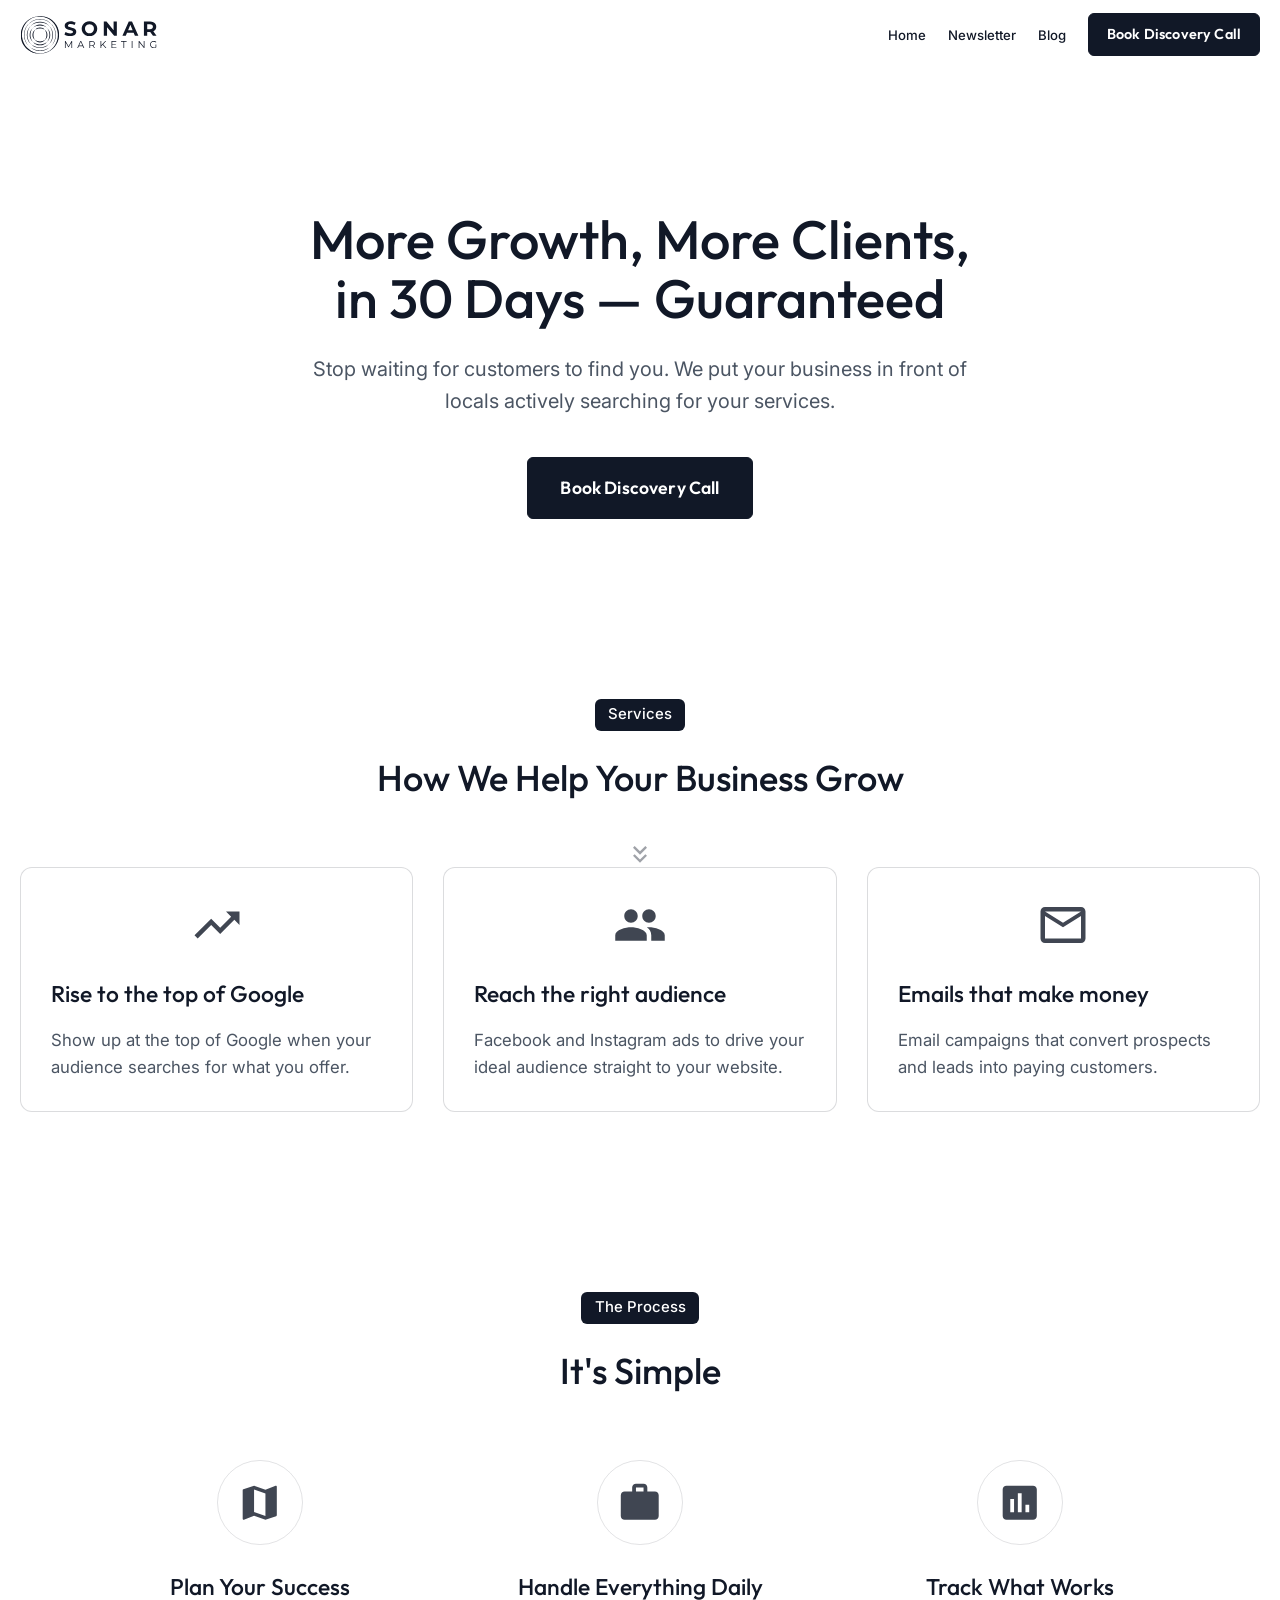
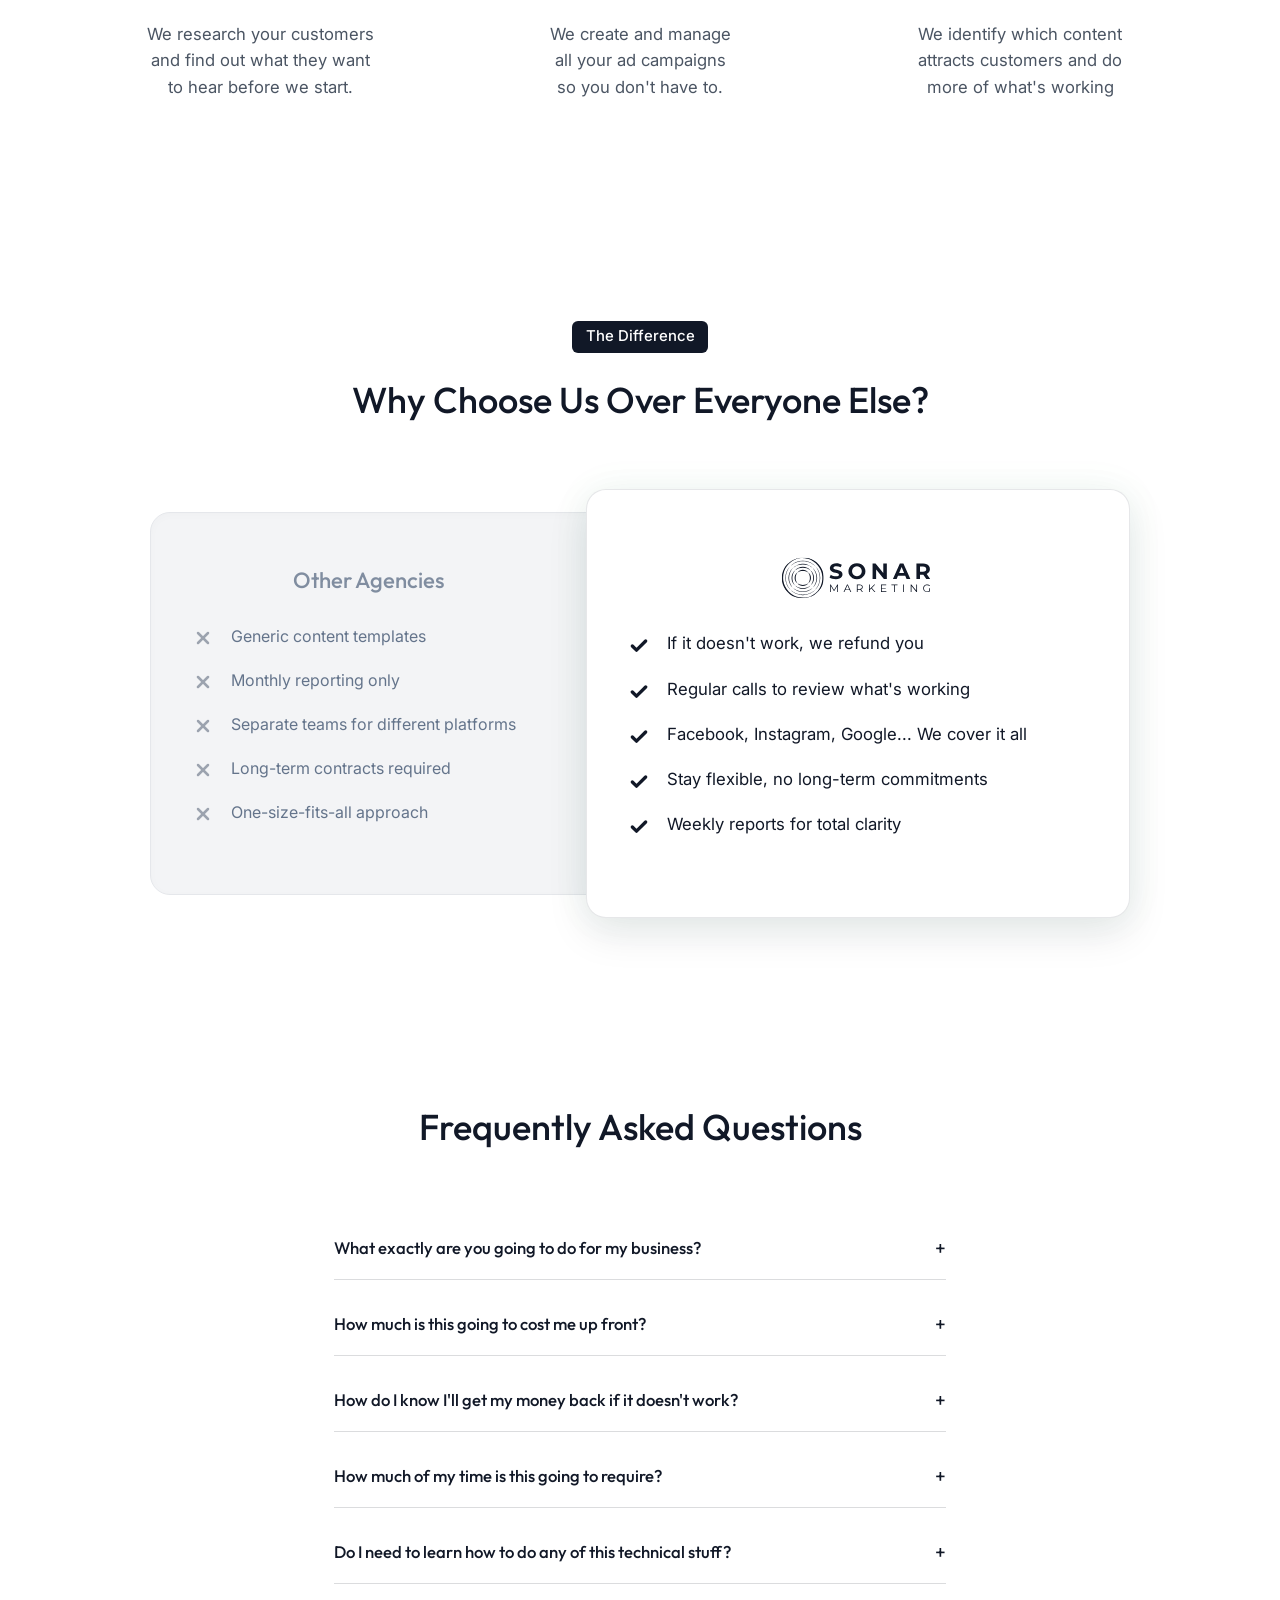
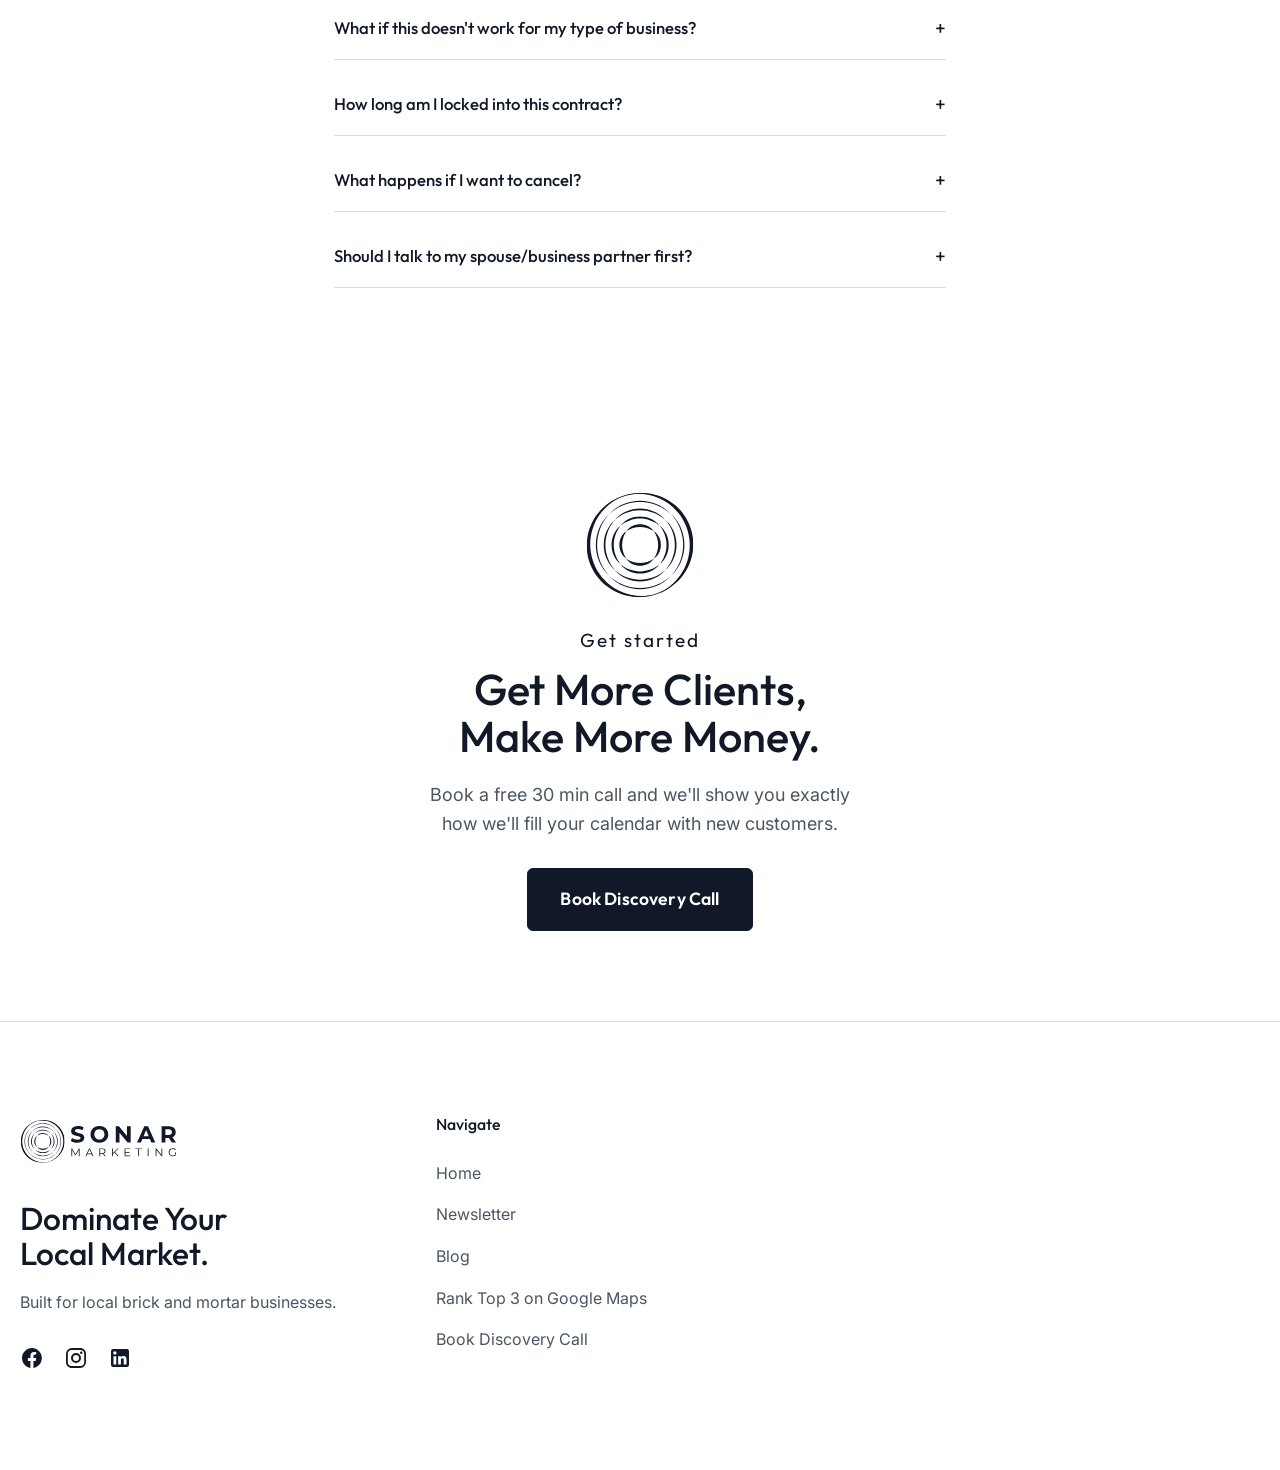
<file: index.html>
<!DOCTYPE html>
<html lang="en">

<head>
    <meta charset="UTF-8">
    <meta name="viewport" content="width=device-width, initial-scale=1.0">
    <title>Sonar Marketing | Online Marketing Agency</title>
    <meta name="description"
        content="We get local businesses ranking in the top 3 Google Maps results within 90 days - or we work for free.">
    <link rel="icon" type="image/svg+xml" href="assets/images/Sonar Icon 1.svg">
    
    
    <link
        href="https://fonts.googleapis.com/css2?family=Inter:wght@400;500;600&family=Outfit:wght@500;700;800&display=swap"
        rel="stylesheet">
    <link rel="stylesheet" href="assets/css/style.css?v=4">
</head>

<body>

    <!-- Navigation -->
    <nav class="navbar">
        <div class="container nav-container">
            <a href="#" class="logo">
                <img src="assets/images/Sonar Landscape Logo 2.svg" alt="Sonar Marketing" width="180">
            </a>
            <button class="mobile-menu-btn" aria-label="Toggle Menu">
                <span></span>
                <span></span>
                <span></span>
            </button>
            <ul class="nav-links">
                <li><a href="#">Home</a></li>
                <li><a href="newsletter">Newsletter</a></li>
                <li><a href="blog">Blog</a></li>
                <li><a href="discovery-call" class="btn btn-primary">Book Discovery Call</a></li>
            </ul>
        </div>
    </nav>

    <!-- Hero Section -->
    <header class="hero" id="home">
        <div class="hero-bg">
            <div class="ripple"></div>
            <div class="ripple"></div>
            <div class="ripple"></div>
            <div class="ripple"></div>
        </div>
        <div class="container hero-content">
            <div class="sonar-logo-container" style="margin-bottom:30px;">
                <!-- Just showing logo 1 here as brand reinforcement, optional -->
            </div>
            <h1 class="hero-title">
                More Growth, <br class="mobile-br">
                More Clients,<br>
                in 30 Days<span class="desktop-dash"> &mdash; </span><span class="mobile-dash">, </span><br class="mobile-br">
                <span class="gradient-text">Guaranteed</span>
            </h1>
            <p class="hero-subtitle">
                Stop waiting for customers to find you. We put your business in front of locals actively searching for your services.
            </p>
            <div class="hero-cta">
                <a href="discovery-call" class="btn btn-primary btn-lg">Book Discovery Call</a>
            </div>
        </div>
    </header>

    <section class="section services" id="services">
        <div class="container reveal">
            <span class="section-pill">Services</span>
            <h2 class="section-title">How We Help Your Business <span class="gradient-text">Grow</span></h2>
            <div class="grid col-3">
                <div class="card service-card">
                    <div class="card-icon">
                        <!-- Ads / Google Icon -->
                        <svg viewBox="0 0 24 24" xmlns="http://www.w3.org/2000/svg">
                            <path d="M16 6l2.29 2.29-4.88 4.88-4-4L2 16.59 3.41 18l6-6 4 4 6.3-6.29L22 12V6z" />
                        </svg>
                    </div>
                    <h3>Rise to the top of Google</h3>
                    <p>Show up at the top of Google when your audience searches for what you offer.</p>
                </div>
                <div class="card service-card">
                    <div class="card-icon">
                        <!-- Socials / Megaphone Icon -->
                        <svg viewBox="0 0 24 24" xmlns="http://www.w3.org/2000/svg">
                            <path
                                d="M16 11c1.66 0 2.99-1.34 2.99-3S17.66 5 16 5c-1.66 0-3 1.34-3 3s1.34 3 3 3zm-8 0c1.66 0 2.99-1.34 2.99-3S9.66 5 8 5C6.34 5 5 6.34 5 8s1.34 3 3 3zm0 2c-2.33 0-7 1.17-7 3.5V19h14v-2.5c0-2.33-4.67-3.5-7-3.5zm8 0c-.29 0-.62.02-.97.05 1.16.84 1.97 1.97 1.97 3.45V19h6v-2.5c0-2.33-4.67-3.5-7-3.5z" />
                        </svg>
                    </div>
                    <h3>Reach the right audience</h3>
                    <p>Facebook and Instagram ads to drive your ideal audience straight to your website.</p>
                </div>
                <div class="card service-card">
                    <div class="card-icon">
                        <svg viewBox="0 0 24 24" xmlns="http://www.w3.org/2000/svg" fill="currentColor">
                            <path d="M22 6c0-1.1-.9-2-2-2H4c-1.1 0-2 .9-2 2v12c0 1.1.9 2 2 2h16c1.1 0 2-.9 2-2V6zm-2 0l-8 5-8-5h16zm0 12H4V8l8 5 8-5v10z"/>
                        </svg>
                    </div>
                    <h3>Emails that make money</h3>
                    <p>Email campaigns that convert prospects and leads into paying customers.</p>
                </div>
            </div>
        </div>
    </section>

    <section class="section process" id="process">
        <div class="container reveal">
            <span class="section-pill">The Process</span>
            <h2 class="section-title">It's Simple</h2>
            <div class="grid col-3">
                <div class="card service-card">
                    <div class="card-icon">
                        <!-- Plan / Map Icon -->
                        <svg viewBox="0 0 24 24" xmlns="http://www.w3.org/2000/svg">
                            <path d="M20.5 3l-.16.03L15 5.1 9 3 3.36 4.9c-.21.07-.36.25-.36.48V20.5c0 .28.22.5.5.5l.16-.03L9 18.9l6 2.1 5.64-1.9c.21-.07.36-.25.36-.48V3.5c0-.28-.22-.5-.5-.5zM15 19l-6-2.11V5l6 2.11V19z" />
                        </svg>
                    </div>
                    <h3>Plan Your Success</h3>
                    <p>We research your customers <br class="desktop-br">
                        and find out what they want <br class="desktop-br">
                        to hear before we start.</p>
                </div>
                <div class="card service-card">
                    <div class="card-icon">
                        <!-- Handle Everything / Briefcase Icon -->
                        <svg viewBox="0 0 24 24" xmlns="http://www.w3.org/2000/svg">
                            <path d="M20 6h-4V4c0-1.11-.89-2-2-2h-4c-1.11 0-2 .89-2 2v2H4c-1.11 0-1.99.89-1.99 2L2 19c0 1.11.89 2 2 2h16c1.11 0 2-.89 2-2V8c0-1.11-.89-2-2-2zm-6 0h-4V4h4v2z" />
                        </svg>
                    </div>
                    <h3>Handle Everything Daily</h3>
                    <p>We create and manage <br class="desktop-br">all your ad campaigns<br>so you don't have to.</p>
                </div>
                <div class="card service-card">
                    <div class="card-icon">
                        <!-- Track / Insights Icon -->
                        <svg viewBox="0 0 24 24" xmlns="http://www.w3.org/2000/svg">
                            <path d="M19 3H5c-1.1 0-2 .9-2 2v14c0 1.1.9 2 2 2h14c1.1 0 2-.9 2-2V5c0-1.1-.9-2-2-2zM9 17H7v-7h2v7zm4 0h-2V7h2v10zm4 0h-2v-4h2v4z" />
                        </svg>
                    </div>
                    <h3>Track What Works</h3>
                    <p>We identify which content <br class="desktop-br">
                        attracts customers and do <br class="desktop-br">
                        more of what's working</p>
                </div>
            </div>
        </div>
    </section>

    <!-- The Difference Section -->
    <section class="section difference" id="difference">
        <div class="container reveal">
            <span class="section-pill">The Difference</span>
            <h2 class="section-title">Why Choose Us Over Everyone Else?</h2>
            <div class="difference-grid">
                <!-- Competitors -->
                <div class="diff-card competitors">
                    <h3>Other Agencies</h3>
                    <ul class="check-list cross-list">
                        <li>Generic content templates</li>
                        <li>Monthly reporting only</li>
                        <li>Separate teams for <br class="mobile-br">different platforms</li>
                        <li>Long-term contracts required</li>
                        <li>One-size-fits-all approach</li>
                    </ul>
                </div>
                <!-- Sonar -->
                <div class="diff-card sonar">
                    <!-- Dark Logo for this light-themed card -->
                    <img src="assets/images/Sonar Landscape Logo 2.svg" alt="Sonar Marketing" class="diff-logo"
                        width="150">
                    <ul class="check-list check-list-green">
                        <li>If it doesn't work, <br class="mobile-br">we refund you</li>
                        <li>Regular calls to review <br class="mobile-br">what's working</li>
                        <li>Facebook, Instagram, Google... <br class="mobile-br">We cover it all</li>
                        <li>Stay flexible, no long-term commitments</li>
                        <li>Weekly reports for total clarity</li>
                    </ul>
                </div>
            </div>
        </div>
    </section>

    <!-- FAQ Section -->
    <section class="section faq-section" id="faq">
        <div class="container reveal">
            <h2 class="section-title">Frequently Asked Questions</h2>
            <div class="accordion">
                <div class="accordion-item">
                    <button class="accordion-trigger">
                        What exactly are you going to do for my business?
                        <span class="icon">+</span>
                    </button>
                    <div class="accordion-content">
                        <p>We are going to build a website that converts, get visitors to see it and make sure that the people that actively reach out to you are being screened first before they reach your inbox.</p>
                    </div>
                </div>

                <div class="accordion-item">
                    <button class="accordion-trigger">
                        How much is this going to cost me up front?
                        <span class="icon">+</span>
                    </button>
                    <div class="accordion-content">
                        <p>We typically charge our clients a flat rate of $750, but the price can vary based on your needs. So if you need something that's tailored to you, jump on a call with us and we'll work something out.</p>
                    </div>
                </div>

                <div class="accordion-item">
                    <button class="accordion-trigger">
                        How do I know I'll get my money back if it doesn't work?
                        <span class="icon">+</span>
                    </button>
                    <div class="accordion-content">
                        <p>You are working with professionals that are not really too interested in getting banned by payment processors. So when you need or want a refund, you just hit us up and we'll send the money back over to you.</p>
                    </div>
                </div>

                <div class="accordion-item">
                    <button class="accordion-trigger">
                        How much of my time is this going to require?
                        <span class="icon">+</span>
                    </button>
                    <div class="accordion-content">
                        <p>Barely anything. You just do what you do best: turn phone calls into customers.</p>
                    </div>
                </div>

                <div class="accordion-item">
                    <button class="accordion-trigger">
                        Do I need to learn how to do any of this technical stuff?
                        <span class="icon">+</span>
                    </button>
                    <div class="accordion-content">
                        <p>No you absolutely don't have to do ANY of the technical. This is why we have a team of trained professionals so you don't have to lift a finger.</p>
                    </div>
                </div>

                <div class="accordion-item">
                    <button class="accordion-trigger">
                        What if this doesn't work for my type of business?
                        <span class="icon">+</span>
                    </button>
                    <div class="accordion-content">
                        <p>We make sure that we can deliver these results for your exact business because we have zero interest in refunding clients and making a bad name for ourselves, so you're in good hands.</p>
                    </div>
                </div>

                <div class="accordion-item">
                    <button class="accordion-trigger">
                        How long am I locked into this contract?
                        <span class="icon">+</span>
                    </button>
                    <div class="accordion-content">
                        <p>There is absolutely zero commitment with our offer. Our services are provided on a monthly basis, meaning you can cancel at any time. Just hit us up and we'll cancel the subscription.</p>
                    </div>
                </div>

                <div class="accordion-item">
                    <button class="accordion-trigger">
                        What happens if I want to cancel?
                        <span class="icon">+</span>
                    </button>
                    <div class="accordion-content">
                        <p>Just contact us directly and we'll make sure to handle it the same day.</p>
                    </div>
                </div>

                <div class="accordion-item">
                    <button class="accordion-trigger">
                        Should I talk to my spouse/business partner first?
                        <span class="icon">+</span>
                    </button>
                    <div class="accordion-content">
                        <p>Come on now, just fill out the form.</p>
                    </div>
                </div>
            </div>
        </div>
    </section>

    <!-- CTA Section -->
    <section class="section cta-section" id="cta">
        <div class="container reveal">
            <div class="cta-box">
                <img src="assets/images/Sonar Icon 1.svg" alt="Sonar Rings" class="cta-icon">
                <h2 class="cta-title"><span class="cta-preamble"
                        style="display: block; margin-bottom: 15px; font-weight: normal; letter-spacing: 2px;">Get
                        started</span>Get More Clients,<br>Make More Money.</h2>
                <p class="cta-subtitle" style="color: #4b5563;">Book a free 30 min call and we'll show you exactly <br class="desktop-br">how we'll fill your calendar with new customers.</p>
                <a href="discovery-call" class="btn btn-primary btn-lg">Book Discovery Call</a>
            </div>
        </div>
    </section>

    <!-- Footer -->
    <footer class="footer">
        <div class="container footer-content">
            <!-- Col 1: Brand & Socials -->
            <div class="footer-col brand-col">
                <a href="#" class="logo">
                    <img src="assets/images/Sonar Landscape Logo 2.svg" alt="Sonar Marketing" width="160"
                        class="footer-logo">
                </a>
                <h2 class="footer-headline">Dominate Your<br> Local Market.</h2>
                <p class="footer-subtext">Built for local brick and mortar businesses.</p>
                <div class="social-links">
                    <a href="https://www.facebook.com/share/1AxPhUCRR9/" aria-label="Facebook" target="_blank" rel="noopener">
                        <svg viewBox="0 0 24 24" xmlns="http://www.w3.org/2000/svg">
                            <path
                                d="M12 2.04C6.5 2.04 2 6.53 2 12.06C2 17.06 5.66 21.21 10.44 21.96V14.96H7.9V12.06H10.44V9.85C10.44 7.34 11.93 5.96 14.15 5.96C15.21 5.96 16.16 6.04 16.16 6.04V8.5H15.03C13.79 8.5 13.4 9.27 13.4 10.06V12.06H16.17L15.73 14.96H13.4V21.96C18.19 21.21 21.84 17.06 21.84 12.06C21.84 6.53 17.34 2.04 12 2.04Z" />
                        </svg>
                    </a>
                    <a href="https://www.instagram.com/sonarmarketing_" aria-label="Instagram" target="_blank" rel="noopener">
                        <svg viewBox="0 0 24 24" xmlns="http://www.w3.org/2000/svg">
                            <path
                                d="M7.8 2h8.4C19.4 2 22 4.6 22 7.8v8.4a5.8 5.8 0 0 1-5.8 5.8H7.8C4.6 22 2 19.4 2 16.2V7.8A5.8 5.8 0 0 1 7.8 2m-.2 2A3.6 3.6 0 0 0 3.8 7.6v8.8A3.6 3.6 0 0 0 7.6 20h8.8a3.6 3.6 0 0 0 3.8-3.8V7.6A3.6 3.6 0 0 0 16.4 4H7.6m9.65 1.5a1.25 1.25 0 0 1 1.25 1.25A1.25 1.25 0 0 1 17.25 8 1.25 1.25 0 0 1 16 6.75a1.25 1.25 0 0 1 1.25-1.25M12 7a5 5 0 0 1 5 5 5 5 0 0 1-5 5 5 5 0 0 1-5-5 5 5 0 0 1 5-5m0 2a3 3 0 0 0-3 3 3 3 0 0 0 3 3 3 3 0 0 0 3-3 3 3 0 0 0-3-3z" />
                        </svg>
                    </a>
                    <a href="https://www.linkedin.com/company/sonarmkt/" aria-label="LinkedIn" target="_blank" rel="noopener">
                        <svg viewBox="0 0 24 24" xmlns="http://www.w3.org/2000/svg">
                            <path
                                d="M19 3a2 2 0 0 1 2 2v14a2 2 0 0 1-2 2H5a2 2 0 0 1-2-2V5a2 2 0 0 1 2-2h14m-.5 15.5v-5.3a3.26 3.26 0 0 0-3.26-3.26c-.85 0-1.84.52-2.32 1.3v-1.11h-2.79v8.37h2.79v-4.93c0-.77.62-1.4 1.39-1.4a1.4 1.4 0 0 1 1.4 1.4v4.93h2.79M6.88 8.56a1.68 1.68 0 0 0 1.68-1.68c0-.93-.75-1.69-1.68-1.69a1.69 1.69 0 0 0-1.69 1.69c0 .93.76 1.68 1.69 1.68m1.39 9.94v-8.37H5.5v8.37h2.77z" />
                        </svg>
                    </a>

                </div>
            </div>

            <!-- Col 2: Navigate -->
            <div class="footer-col">
                <h3>Navigate</h3>
                <ul class="footer-links">
                    <li><a href="/">Home</a></li>
                    <li><a href="newsletter">Newsletter</a></li>
                    <li><a href="blog">Blog</a></li>
                    <li><a href="google-ranking">Rank Top 3 on Google Maps</a></li>
                    <li><a href="discovery-call">Book Discovery Call</a></li>
                </ul>
            </div>
        </div>
    </footer>
    <!-- Levitating Scroll Indicator -->
    <div class="scroll-indicator" aria-label="Scroll down">
        <svg viewBox="0 0 24 24" xmlns="http://www.w3.org/2000/svg">
            <path d="M7.41 8.59L12 13.17l4.59-4.58L18 10l-6 6-6-6 1.41-1.41z M7.41 15.59L12 20.17l4.59-4.58L18 17l-6 6-6-6 1.41-1.41z"/>
        </svg>
    </div>

    <script src="assets/js/script.js?v=3"></script>
</body>

</html>
</file>
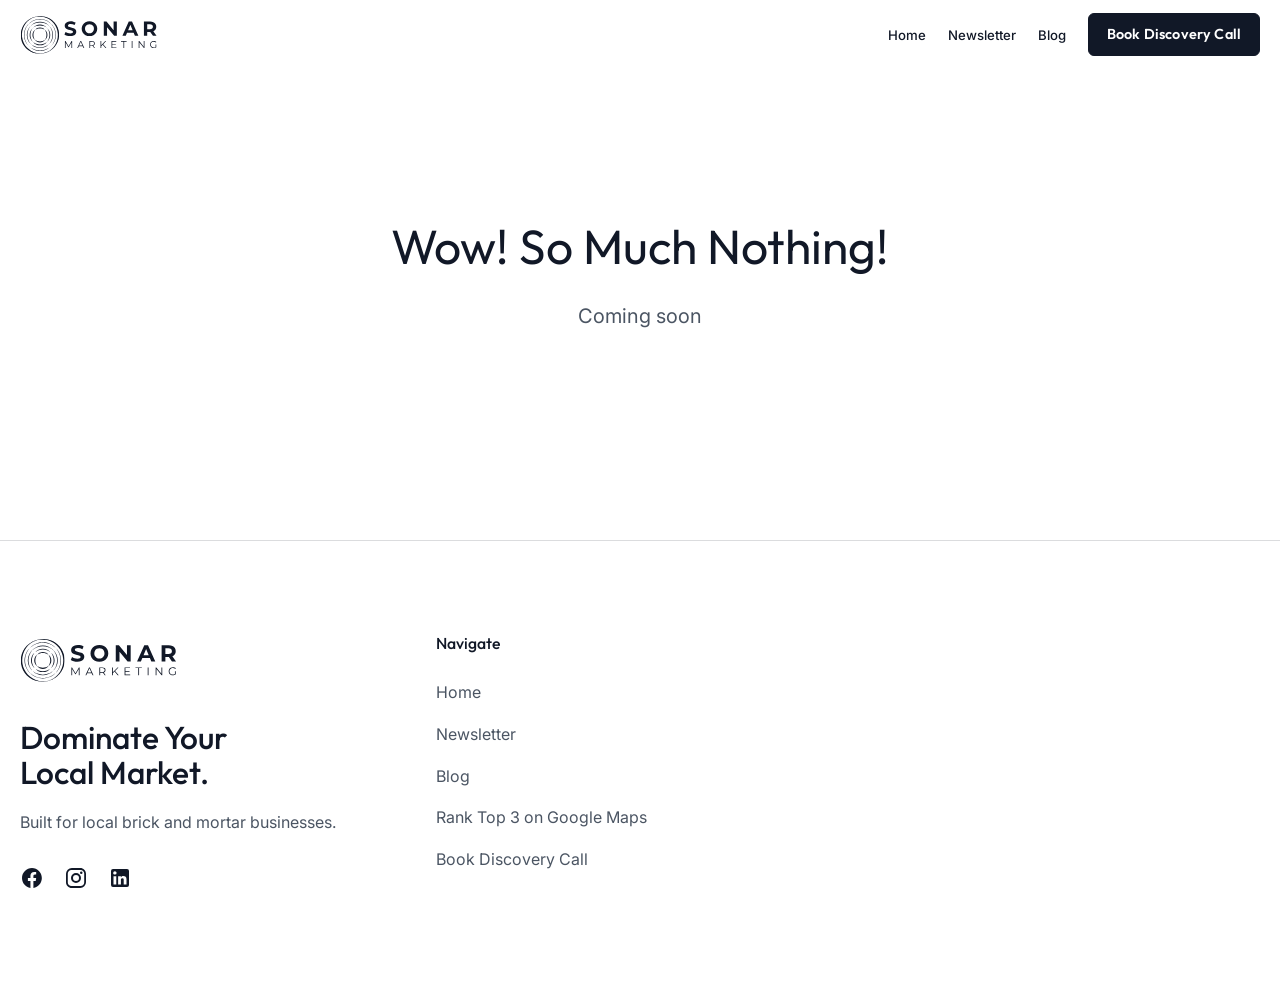
<file: blog.html>
<!DOCTYPE html>
<html lang="en">
<head>
    <meta charset="UTF-8">
    <meta name="viewport" content="width=device-width, initial-scale=1.0">
    <title>Blog | Sonar Marketing</title>
    <meta name="description" content="Insights and strategies from the Sonar Marketing team.">
    <link rel="icon" type="image/svg+xml" href="assets/images/Sonar Icon 1.svg">
    <link href="https://fonts.googleapis.com/css2?family=Inter:wght@400;500;600&family=Outfit:wght@500;700;800&display=swap" rel="stylesheet">
    <link rel="stylesheet" href="assets/css/style.css?v=8">
    <style>
        .empty-state {
            min-height: 60vh;
            display: flex;
            flex-direction: column;
            align-items: center;
            justify-content: center;
            text-align: center;
            padding: 100px 20px;
        }
        .empty-title {
            font-family: 'Outfit', sans-serif;
            font-size: 3rem;
            font-weight: 400; /* Removed bolding */
            color: #111827;
            margin-bottom: 16px;
        }
        .empty-subtitle {
            font-family: 'Inter', sans-serif;
            font-size: 1.25rem;
            color: #4b5563;
        }
    </style>
</head>
<body>
    <!-- Navigation -->
    <nav class="navbar">
        <div class="container nav-container">
            <a href="/" class="logo">
                <img src="assets/images/Sonar Landscape Logo 2.svg" alt="Sonar Marketing" width="180">
            </a>
            <button class="mobile-menu-btn" aria-label="Toggle Menu">
                <span></span>
                <span></span>
                <span></span>
            </button>
            <ul class="nav-links">
                <li><a href="/">Home</a></li>
                <li><a href="newsletter">Newsletter</a></li>
                <li><a href="blog" class="active">Blog</a></li>
                <li><a href="discovery-call" class="btn btn-primary">Book Discovery Call</a></li>
            </ul>
        </div>
    </nav>

    <main class="empty-state reveal">
        <h1 class="empty-title">Wow! So Much Nothing!</h1>
        <p class="empty-subtitle">Coming soon</p>
    </main>

    <!-- Footer -->
    <footer class="footer">
        <div class="container footer-content">
            <!-- Col 1: Brand & Socials -->
            <div class="footer-col brand-col">
                <a href="/" class="logo">
                    <img src="assets/images/Sonar Landscape Logo 2.svg" alt="Sonar Marketing" width="160"
                        class="footer-logo">
                </a>
                <h2 class="footer-headline">Dominate Your<br> Local Market.</h2>
                <p class="footer-subtext">Built for local brick and mortar businesses.</p>
                <div class="social-links">
                    <a href="https://www.facebook.com/share/1AxPhUCRR9/" aria-label="Facebook" target="_blank" rel="noopener">
                        <svg viewBox="0 0 24 24" xmlns="http://www.w3.org/2000/svg">
                            <path
                                d="M12 2.04C6.5 2.04 2 6.53 2 12.06C2 17.06 5.66 21.21 10.44 21.96V14.96H7.9V12.06H10.44V9.85C10.44 7.34 11.93 5.96 14.15 5.96C15.21 5.96 16.16 6.04 16.16 6.04V8.5H15.03C13.79 8.5 13.4 9.27 13.4 10.06V12.06H16.17L15.73 14.96H13.4V21.96C18.19 21.21 21.84 17.06 21.84 12.06C21.84 6.53 17.34 2.04 12 2.04Z" />
                        </svg>
                    </a>
                    <a href="https://www.instagram.com/sonarmarketing_" aria-label="Instagram" target="_blank" rel="noopener">
                        <svg viewBox="0 0 24 24" xmlns="http://www.w3.org/2000/svg">
                            <path
                                d="M7.8 2h8.4C19.4 2 22 4.6 22 7.8v8.4a5.8 5.8 0 0 1-5.8 5.8H7.8C4.6 22 2 19.4 2 16.2V7.8A5.8 5.8 0 0 1 7.8 2m-.2 2A3.6 3.6 0 0 0 3.8 7.6v8.8A3.6 3.6 0 0 0 7.6 20h8.8a3.6 3.6 0 0 0 3.8-3.8V7.6A3.6 3.6 0 0 0 16.4 4H7.6m9.65 1.5a1.25 1.25 0 0 1 1.25 1.25A1.25 1.25 0 0 1 17.25 8 1.25 1.25 0 0 1 16 6.75a1.25 1.25 0 0 1 1.25-1.25M12 7a5 5 0 0 1 5 5 5 5 0 0 1-5 5 5 5 0 0 1-5-5 5 5 0 0 1 5-5m0 2a3 3 0 0 0-3 3 3 3 0 0 0 3 3 3 3 0 0 0 3-3 3 3 0 0 0-3-3z" />
                        </svg>
                    </a>
                    <a href="https://www.linkedin.com/company/sonarmkt/" aria-label="LinkedIn" target="_blank" rel="noopener">
                        <svg viewBox="0 0 24 24" xmlns="http://www.w3.org/2000/svg">
                            <path
                                d="M19 3a2 2 0 0 1 2 2v14a2 2 0 0 1-2 2H5a2 2 0 0 1-2-2V5a2 2 0 0 1 2-2h14m-.5 15.5v-5.3a3.26 3.26 0 0 0-3.26-3.26c-.85 0-1.84.52-2.32 1.3v-1.11h-2.79v8.37h2.79v-4.93c0-.77.62-1.4 1.39-1.4a1.4 1.4 0 0 1 1.4 1.4v4.93h2.79M6.88 8.56a1.68 1.68 0 0 0 1.68-1.68c0-.93-.75-1.69-1.68-1.69a1.69 1.69 0 0 0-1.69 1.69c0 .93.76 1.68 1.69 1.68m1.39 9.94v-8.37H5.5v8.37h2.77z" />
                        </svg>
                    </a>
                </div>
            </div>

            <!-- Col 2: Navigate -->
            <div class="footer-col">
                <h3>Navigate</h3>
                <ul class="footer-links">
                    <li><a href="/">Home</a></li>
                    <li><a href="newsletter">Newsletter</a></li>
                    <li><a href="blog">Blog</a></li>
                    <li><a href="google-ranking">Rank Top 3 on Google Maps</a></li>
                    <li><a href="discovery-call">Book Discovery Call</a></li>
                </ul>
            </div>
        </div>
    </footer>

    <script src="assets/js/script.js?v=4"></script>
</body>
</html>
</file>
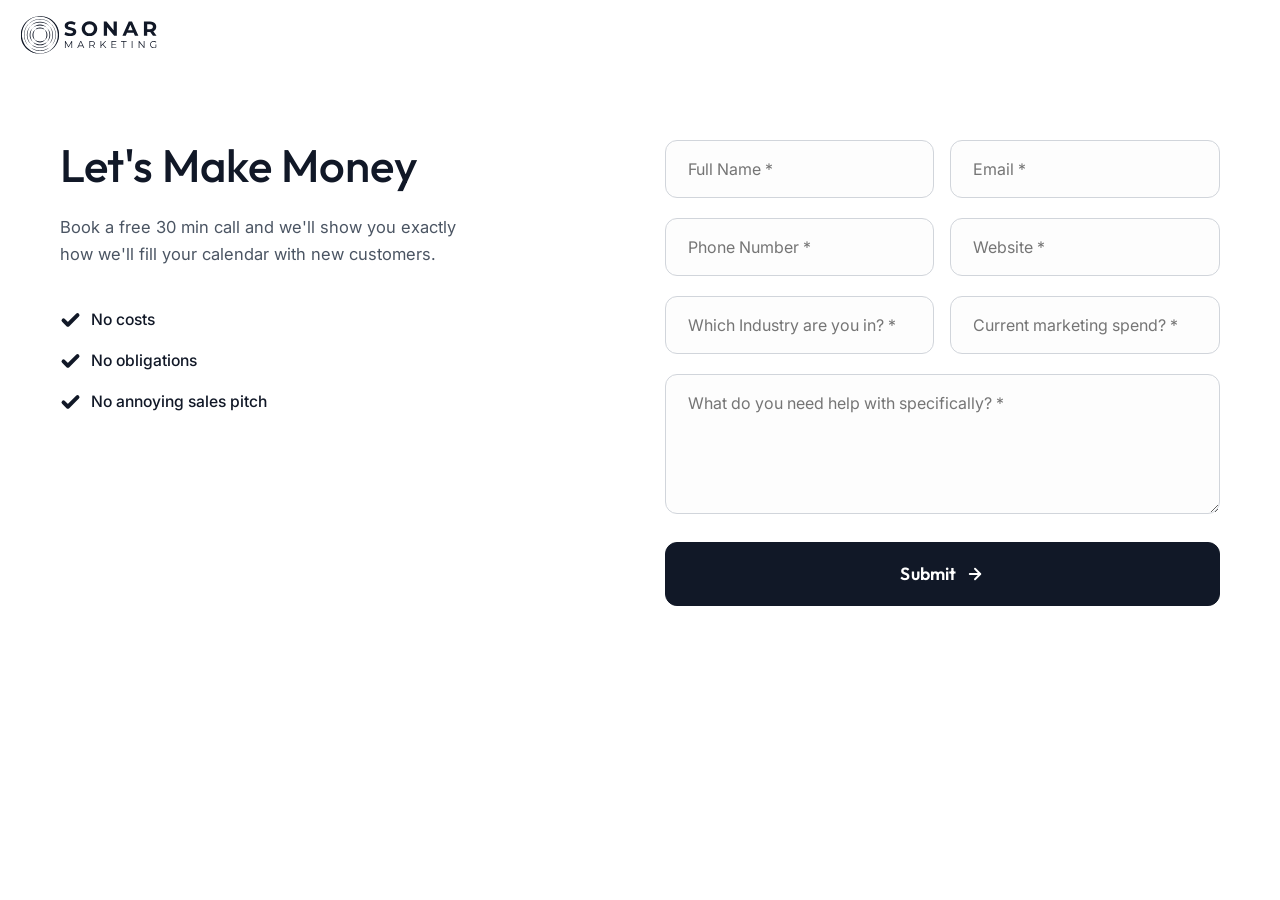
<file: book-discovery.html>
<!DOCTYPE html>
<html lang="en">

<head>
    <meta charset="UTF-8">
    <meta name="viewport" content="width=device-width, initial-scale=1.0">
    <title>Book Discovery Call | Sonar Marketing</title>
    <meta name="description"
        content="Request a custom discovery talk with Sonar Marketing.">
    <link rel="icon" type="image/svg+xml" href="assets/images/Sonar Icon 1.svg">
    
    <link href="https://fonts.googleapis.com/css2?family=Inter:wght@400;500;600&family=Outfit:wght@500;700;800&display=swap" rel="stylesheet">
    <link rel="stylesheet" href="assets/css/style.css?v=8">

    <style>
        /* Two-Column Layout */
        .split-booking-section {
            display: grid;
            grid-template-columns: 1fr 1.1fr;
            background: #ffffff;
            padding: 140px 20px 0; /* Removed bottom padding */
            gap: 100px;
            max-width: 1200px;
            margin: 0 auto;
            align-items: start;
        }

        /* Left Side Content */
        .booking-content {
            padding-top: 0;
        }

        .booking-heading {
            font-family: 'Outfit', sans-serif;
            font-size: 2.85rem;
            font-weight: 500;
            line-height: 1.1;
            margin-bottom: 24px;
            color: #111827;
            white-space: nowrap;
        }

        .booking-subtext {
            font-family: 'Inter', sans-serif;
            font-size: 1.035rem; /* Reduced 10% from 1.15rem to match across-the-board */
            line-height: 1.6;
            color: #4b5563; /* Matched to Gray */
            margin-bottom: 40px;
        }

        .benefits-list {
            list-style: none;
            padding: 0;
            display: flex;
            flex-direction: column;
            gap: 16px;
        }

        .benefit-item {
            display: flex;
            align-items: center;
            gap: 10px;
            font-family: 'Inter', sans-serif;
            font-size: 0.982rem;
            font-weight: 500;
            color: #111827;
        }

        .tick-icon {
            color: #111827;
            display: flex;
            align-items: center;
            justify-content: center;
            width: 21px;
            height: 21px;
        }

        /* Right Side Form */
        .naked-form-container {
            width: 100%;
            max-width: 605px;
        }

        .modern-form {
            display: flex;
            flex-direction: column;
            gap: 20px;
        }

        .modern-row {
            display: grid;
            grid-template-columns: 1fr 1fr;
            gap: 16px;
        }

        .input-wrapper {
            position: relative;
            width: 100%;
        }

        .modern-input {
            width: 100%;
            padding: 18px 22px;
            background: #fdfdfd;
            border: 1.1px solid #d1d5db;
            border-radius: 12px;
            font-family: 'Inter', sans-serif;
            font-size: 1rem;
            color: #111827;
            transition: all 0.3s ease;
            outline: none;
        }

        .modern-input:focus {
            background: #ffffff;
            border-color: #111827;
            box-shadow: 0 0 0 3px rgba(17, 24, 39, 0.05);
        }

        .modern-textarea {
            min-height: 140px;
            resize: vertical;
        }

        @media (max-width: 1024px) {
            .split-booking-section {
                grid-template-columns: 1fr;
                padding: 30vh 20px 0;
                gap: 60px;
            }
        }

        @media (max-width: 640px) {
            .split-booking-section {
                padding: 30vh 20px 0; /* Maintained 30vh on mobile */
            }
            .modern-row {
                grid-template-columns: 1fr;
            }
        }
    </style>
</head>

<body>

    <!-- Logo Only Navigation -->
    <nav class="navbar" style="background: transparent; backdrop-filter: none; box-shadow: none; border: none;">
        <div class="container nav-container" style="justify-content: flex-start;">
            <a href="index.html" class="logo">
                <img src="assets/images/Sonar Landscape Logo 2.svg" alt="Sonar Marketing" width="180">
            </a>
        </div>
    </nav>

    <main class="split-booking-section">
        <!-- Left Content -->
        <div class="booking-content reveal">
            <h1 class="booking-heading">Let's Make Money</h1>
            <p class="booking-subtext">
                Book a free 30 min call and we'll show you exactly<br>
                how we'll fill your calendar with new customers.
            </p>
            
            <ul class="benefits-list">
                <li class="benefit-item">
                    <span class="tick-icon">
                        <svg width="21" height="21" viewBox="0 0 24 24" fill="none" stroke="currentColor" stroke-width="4.5" stroke-linecap="round" stroke-linejoin="round"><polyline points="20 7 9 18 4 13"></polyline></svg>
                    </span>
                    No costs
                </li>
                <li class="benefit-item">
                    <span class="tick-icon">
                        <svg width="21" height="21" viewBox="0 0 24 24" fill="none" stroke="currentColor" stroke-width="4.5" stroke-linecap="round" stroke-linejoin="round"><polyline points="20 7 9 18 4 13"></polyline></svg>
                    </span>
                    No obligations
                </li>
                <li class="benefit-item">
                    <span class="tick-icon">
                        <svg width="21" height="21" viewBox="0 0 24 24" fill="none" stroke="currentColor" stroke-width="4.5" stroke-linecap="round" stroke-linejoin="round"><polyline points="20 7 9 18 4 13"></polyline></svg>
                    </span>
                    No annoying sales pitch
                </li>
            </ul>
        </div>

        <!-- Right Form -->
        <div class="naked-form-container reveal">
            <form action="https://submit-form.com/ntZHCpg3W" method="POST" id="analysis-form" class="modern-form">
                <!-- Formspark Redirect & Honeypot -->
                <input type="hidden" name="_next" value="https://sonarmarketing.io/index.html" />
                <input type="text" name="_gotcha" style="display:none" />

                <!-- Group 1: Identity & Contact -->
                <div class="modern-row">
                    <div class="input-wrapper">
                        <input type="text" name="full-name" class="modern-input" placeholder="Full Name *" required>
                    </div>
                    <div class="input-wrapper">
                        <input type="email" name="email" class="modern-input" placeholder="Email *" required>
                    </div>
                </div>

                <!-- Group 2: Reach & Context -->
                <div class="modern-row">
                    <div class="input-wrapper">
                        <input type="tel" name="phone" class="modern-input" placeholder="Phone Number *" required>
                    </div>
                    <div class="input-wrapper">
                        <input type="url" name="website" class="modern-input" placeholder="Website *" required>
                    </div>
                </div>

                <!-- Group 3: Business Qualifiers -->
                <div class="modern-row">
                    <div class="input-wrapper">
                        <input type="text" name="industry" class="modern-input" placeholder="Which Industry are you in? *" required>
                    </div>
                    <div class="input-wrapper">
                        <input type="text" name="spend" class="modern-input" placeholder="Current marketing spend? *" required>
                    </div>
                </div>

                <!-- Group 4: Description -->
                <div class="input-wrapper">
                    <textarea name="help-specifically" class="modern-input modern-textarea" placeholder="What do you need help with specifically? *" required></textarea>
                </div>

                <!-- Submit Action -->
                <button type="submit" class="btn btn-primary full-width" style="height: 64px; border-radius: 12px;">
                    Submit
                    <svg width="18" height="18" viewBox="0 0 24 24" fill="none" stroke="currentColor" stroke-width="2.5" stroke-linecap="round" stroke-linejoin="round">
                        <line x1="5" y1="12" x2="19" y2="12"></line>
                        <polyline points="12 5 19 12 12 19"></polyline>
                    </svg>
                </button>
            </form>
        </div>
    </main>

    <script src="assets/js/script.js?v=4"></script>
</body>

</html>
</file>
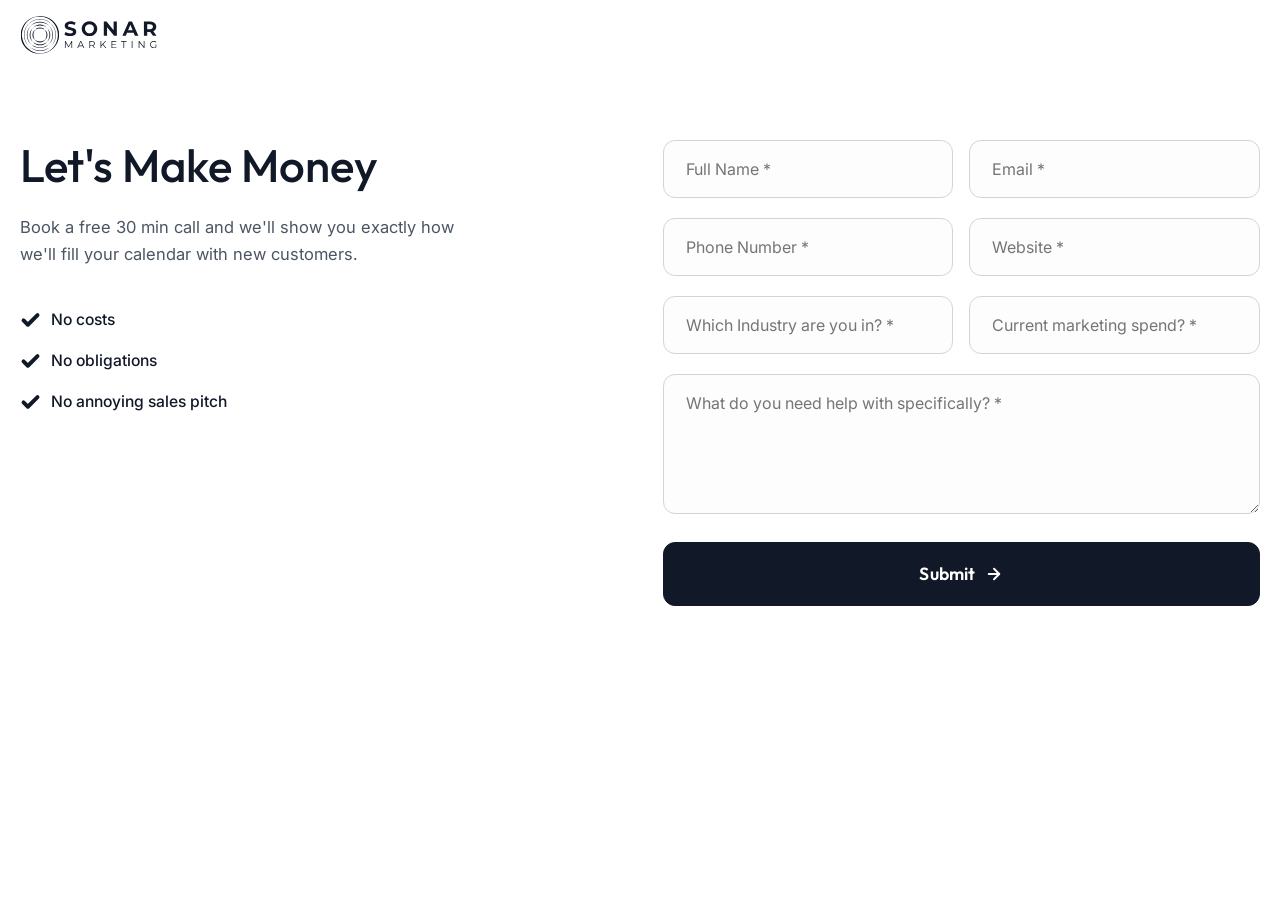
<file: discovery-call.html>
<!DOCTYPE html>
<html lang="en">

<head>
    <meta charset="UTF-8">
    <meta name="viewport" content="width=device-width, initial-scale=1.0">
    <title>Book Discovery Call | Sonar Marketing</title>
    <meta name="description"
        content="Request a custom discovery talk with Sonar Marketing.">
    <link rel="icon" type="image/svg+xml" href="assets/images/Sonar Icon 1.svg">
    
    <link href="https://fonts.googleapis.com/css2?family=Inter:wght@400;500;600&family=Outfit:wght@500;700;800&display=swap" rel="stylesheet">
    <link rel="stylesheet" href="assets/css/style.css?v=8">

    <style>
        /* Two-Column Layout */
        .split-booking-section {
            display: grid;
            grid-template-columns: 1fr 1.1fr;
            background: #ffffff;
            padding: 140px 20px 0; /* Removed bottom padding */
            gap: 100px;
            max-width: 1311px;
            margin: 0 auto;
            align-items: start;
        }

        /* Left Side Content */
        .booking-content {
            padding-top: 0;
        }

        .booking-heading {
            font-family: 'Outfit', sans-serif;
            font-size: 2.85rem;
            font-weight: 500;
            line-height: 1.1;
            margin-bottom: 24px;
            color: #111827;
            white-space: nowrap;
        }

        .booking-subtext {
            font-family: 'Inter', sans-serif;
            font-size: 1.035rem; /* Reduced 10% from 1.15rem to match across-the-board */
            line-height: 1.6;
            color: #4b5563; /* Matched to Gray */
            margin-bottom: 40px;
        }

        .benefits-list {
            list-style: none;
            padding: 0;
            display: flex;
            flex-direction: column;
            gap: 16px;
        }

        .benefit-item {
            display: flex;
            align-items: center;
            gap: 10px;
            font-family: 'Inter', sans-serif;
            font-size: 0.982rem;
            font-weight: 500;
            color: #111827;
        }

        .tick-icon {
            color: #111827;
            display: flex;
            align-items: center;
            justify-content: center;
            width: 21px;
            height: 21px;
        }

        /* Right Side Form */
        .naked-form-container {
            width: 100%;
            max-width: 605px;
        }

        .modern-form {
            display: flex;
            flex-direction: column;
            gap: 20px;
        }

        .modern-row {
            display: grid;
            grid-template-columns: 1fr 1fr;
            gap: 16px;
        }

        .input-wrapper {
            position: relative;
            width: 100%;
        }

        .modern-input {
            width: 100%;
            padding: 18px 22px;
            background: #fdfdfd;
            border: 1.1px solid #d1d5db;
            border-radius: 12px;
            font-family: 'Inter', sans-serif;
            font-size: 1rem;
            color: #111827;
            transition: all 0.3s ease;
            outline: none;
        }

        .modern-input:focus {
            background: #ffffff;
            border-color: #111827;
            box-shadow: 0 0 0 3px rgba(17, 24, 39, 0.05);
        }

        .modern-textarea {
            min-height: 140px;
            resize: vertical;
        }

        @media (max-width: 1024px) {
            .split-booking-section {
                grid-template-columns: 1fr;
                padding: 15vh 22px 60px;
                gap: 60px;
            }
            .booking-heading {
                white-space: normal;
                text-align: left;
            }
            .booking-subtext {
                font-size: 0.931rem;
                text-align: left;
            }
            .booking-heading br,
            .booking-subtext br {
                display: none;
            }
        }

            @media (max-width: 640px) {
            .split-booking-section {
                padding: 15vh 22px 60px;
            }
            .modern-row {
                grid-template-columns: 1fr;
            }
        }
    </style>
</head>

<body>

    <!-- Logo Only Navigation -->
    <nav class="navbar" style="background: transparent; backdrop-filter: none; box-shadow: none; border: none;">
        <div class="container nav-container" style="justify-content: flex-start;">
            <a href="/" class="logo">
                <img src="assets/images/Sonar Landscape Logo 2.svg" alt="Sonar Marketing" width="180">
            </a>
        </div>
    </nav>

    <main class="split-booking-section">
        <!-- Left Content -->
        <div class="booking-content reveal">
            <h1 class="booking-heading">Let's Make Money</h1>
            <p class="booking-subtext">
                Book a free 30 min call and we'll show you exactly how<br>
                we'll fill your calendar with new customers.
            </p>
            
            <ul class="benefits-list">
                <li class="benefit-item">
                    <span class="tick-icon">
                        <svg width="21" height="21" viewBox="0 0 24 24" fill="none" stroke="currentColor" stroke-width="4.5" stroke-linecap="round" stroke-linejoin="round"><polyline points="20 7 9 18 4 13"></polyline></svg>
                    </span>
                    No costs
                </li>
                <li class="benefit-item">
                    <span class="tick-icon">
                        <svg width="21" height="21" viewBox="0 0 24 24" fill="none" stroke="currentColor" stroke-width="4.5" stroke-linecap="round" stroke-linejoin="round"><polyline points="20 7 9 18 4 13"></polyline></svg>
                    </span>
                    No obligations
                </li>
                <li class="benefit-item">
                    <span class="tick-icon">
                        <svg width="21" height="21" viewBox="0 0 24 24" fill="none" stroke="currentColor" stroke-width="4.5" stroke-linecap="round" stroke-linejoin="round"><polyline points="20 7 9 18 4 13"></polyline></svg>
                    </span>
                    No annoying sales pitch
                </li>
            </ul>
        </div>

        <!-- Right Form -->
        <div class="naked-form-container reveal">
            <form action="https://submit-form.com/ntZHCpg3W" method="POST" id="analysis-form" class="modern-form">
                <!-- Formspark Redirect & Honeypot -->
                                <input type="hidden" name="_next" value="https://www.sonarmkt.com/thank-you" />
                <input type="text" name="_gotcha" style="display:none" />

                <!-- Group 1: Identity & Contact -->
                <div class="modern-row">
                    <div class="input-wrapper">
                        <input type="text" name="full-name" class="modern-input" placeholder="Full Name *" required>
                    </div>
                    <div class="input-wrapper">
                        <input type="email" name="email" class="modern-input" placeholder="Email *" required>
                    </div>
                </div>

                <!-- Group 2: Reach & Context -->
                <div class="modern-row">
                    <div class="input-wrapper">
                        <input type="tel" name="phone" class="modern-input" placeholder="Phone Number *" required>
                    </div>
                    <div class="input-wrapper">
                        <input type="url" name="website" class="modern-input" placeholder="Website *" required>
                    </div>
                </div>

                <!-- Group 3: Business Qualifiers -->
                <div class="modern-row">
                    <div class="input-wrapper">
                        <input type="text" name="industry" class="modern-input" placeholder="Which Industry are you in? *" required>
                    </div>
                    <div class="input-wrapper">
                        <input type="text" name="spend" class="modern-input" placeholder="Current marketing spend? *" required>
                    </div>
                </div>

                <!-- Group 4: Description -->
                <div class="input-wrapper">
                    <textarea name="help-specifically" class="modern-input modern-textarea" placeholder="What do you need help with specifically? *" required></textarea>
                </div>

                <!-- Submit Action -->
                <button type="submit" class="btn btn-primary full-width" style="height: 64px; border-radius: 12px;">
                    Submit
                    <svg width="18" height="18" viewBox="0 0 24 24" fill="none" stroke="currentColor" stroke-width="2.5" stroke-linecap="round" stroke-linejoin="round">
                        <line x1="5" y1="12" x2="19" y2="12"></line>
                        <polyline points="12 5 19 12 12 19"></polyline>
                    </svg>
                </button>
            </form>
        </div>
    </main>

    <script src="assets/js/script.js?v=4"></script>
</body>

</html>
</file>
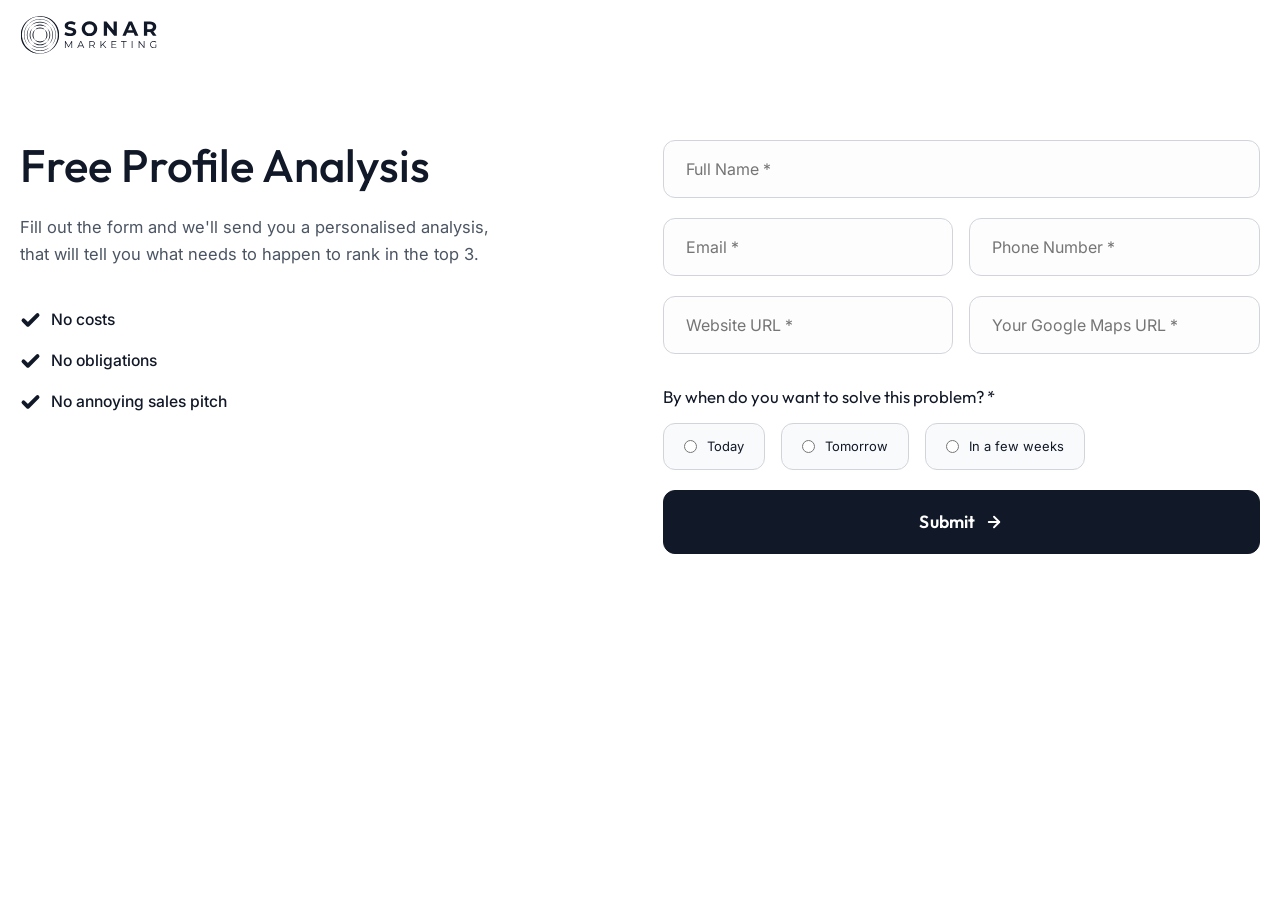
<file: free-analysis.html>
<!DOCTYPE html>
<html lang="en">

<head>
    <meta charset="UTF-8">
    <meta name="viewport" content="width=device-width, initial-scale=1.0">
    <title>Free Profile Analysis | Sonar Marketing</title>
    <meta name="description" content="Request a custom strategy session with Sonar Marketing.">
    <link rel="icon" type="image/svg+xml" href="assets/images/Sonar Icon 1.svg">
    
    <link href="https://fonts.googleapis.com/css2?family=Inter:wght@400;500;600&family=Outfit:wght@500;700;800&display=swap" rel="stylesheet">
    <link rel="stylesheet" href="assets/css/style.css?v=8">

    <style>
        /* Two-Column Layout */
        .split-booking-section {
            min-height: 100vh;
            display: grid;
            grid-template-columns: 1fr 1.1fr;
            background: #ffffff;
            padding: 140px 20px 60px; /* Restored top padding, matched lateral padding to logo */
            gap: 100px;
            max-width: 1311px; /* Match global container width */
            margin: 0 auto;
            align-items: start;
        }

        /* Left Side Content */
        .booking-content {
            padding-top: 0; /* Align with first input border */
        }

        .booking-heading {
            font-family: 'Outfit', sans-serif;
            font-size: 2.85rem; /* Maximum size without wrapping */
            font-weight: 500;
            line-height: 1.1;
            margin-bottom: 24px;
            color: #111827;
            white-space: nowrap; /* Forces text to stay on one line */
        }

        .booking-subtext {
            font-family: 'Inter', sans-serif;
            font-size: 1.035rem; /* Reduced 10% from 1.15rem */
            line-height: 1.6;
            color: #4b5563;
            margin-bottom: 40px;
        }

        .benefits-list {
            list-style: none;
            padding: 0;
            display: flex;
            flex-direction: column;
            gap: 16px;
        }

        .benefit-item {
            display: flex;
            align-items: center;
            gap: 10px;
            font-family: 'Inter', sans-serif;
            font-size: 0.982rem; /* Increased 5% from 0.935rem */
            font-weight: 500;
            color: #111827;
        }

        .tick-icon {
            color: #111827;
            display: flex;
            align-items: center;
            justify-content: center;
            width: 21px; /* Increased 5% from 20px */
            height: 21px;
        }

        /* Right Side Form */
        .naked-form-container {
            width: 100%;
            max-width: 605px;
        }

        .modern-form {
            display: flex;
            flex-direction: column;
            gap: 20px;
        }

        .modern-row {
            display: grid;
            grid-template-columns: 1fr 1fr;
            gap: 16px;
        }

        .input-wrapper {
            position: relative;
            width: 100%;
        }

        .modern-input {
            width: 100%;
            padding: 18px 22px;
            background: #fdfdfd;
            border: 1.1px solid #d1d5db;
            border-radius: 12px;
            font-family: 'Inter', sans-serif;
            font-size: 1rem;
            color: #111827;
            transition: all 0.3s ease;
            outline: none;
        }

        .modern-input:focus {
            background: #ffffff;
            border-color: #111827;
            box-shadow: 0 0 0 3px rgba(17, 24, 39, 0.05);
        }

        .radio-section {
            margin-top: 10px;
        }

        .radio-label-main {
            display: block;
            font-family: 'Outfit', sans-serif;
            font-weight: 400;
            font-size: 1.05rem;
            margin-bottom: 12px;
            color: #111827;
        }

        .modern-radio-group {
            display: flex;
            flex-wrap: wrap;
            gap: 16px;
        }

        .modern-radio-item {
            display: flex;
            align-items: center;
            gap: 10px;
            background: #f9fafb;
            padding: 12px 20px;
            border: 1.1px solid #d1d5db;
            border-radius: 12px;
            cursor: pointer;
            transition: all 0.2s;
            font-size: 0.81rem; /* Reduced 10% from 0.9rem */
            color: #111827;
        }

        .modern-radio-item input[type="radio"] {
            accent-color: #111827;
        }

        @media (max-width: 1024px) {
            .split-booking-section {
                grid-template-columns: 1fr;
                padding: 12.5vh 22px 60px;
                gap: 60px;
            }
            .booking-heading {
                font-size: 2.8rem;
                white-space: normal;
                text-align: left;
            }
            .booking-subtext {
                font-size: 0.931rem;
                text-align: left;
            }
            .booking-heading br,
            .booking-subtext br {
                display: none;
            }
        }

        @media (max-width: 640px) {
            .split-booking-section {
                padding: 12.5vh 22px 60px;
            }
            .modern-row {
                grid-template-columns: 1fr;
            }
        }
    </style>
</head>

<body>

    <!-- Logo Only Navigation -->
    <nav class="navbar" style="background: transparent; backdrop-filter: none; box-shadow: none; border: none;">
        <div class="container nav-container" style="justify-content: flex-start;">
            <a href="/" class="logo">
                <img src="assets/images/Sonar Landscape Logo 2.svg" alt="Sonar Marketing" width="180">
            </a>
        </div>
    </nav>

    <main class="split-booking-section">
        <!-- Left Content -->
        <div class="booking-content reveal">
            <h1 class="booking-heading">Free Profile Analysis</h1>
            <p class="booking-subtext">
                Fill out the form and we'll send you a personalised analysis,<br>
                that will tell you what needs to happen to rank in the top 3.
            </p>
            
            <ul class="benefits-list">
                <li class="benefit-item">
                    <span class="tick-icon">
                        <svg width="21" height="21" viewBox="0 0 24 24" fill="none" stroke="currentColor" stroke-width="4.5" stroke-linecap="round" stroke-linejoin="round"><polyline points="20 7 9 18 4 13"></polyline></svg>
                    </span>
                    No costs
                </li>
                <li class="benefit-item">
                    <span class="tick-icon">
                        <svg width="21" height="21" viewBox="0 0 24 24" fill="none" stroke="currentColor" stroke-width="4.5" stroke-linecap="round" stroke-linejoin="round"><polyline points="20 7 9 18 4 13"></polyline></svg>
                    </span>
                    No obligations
                </li>
                <li class="benefit-item">
                    <span class="tick-icon">
                        <svg width="21" height="21" viewBox="0 0 24 24" fill="none" stroke="currentColor" stroke-width="4.5" stroke-linecap="round" stroke-linejoin="round"><polyline points="20 7 9 18 4 13"></polyline></svg>
                    </span>
                    No annoying sales pitch
                </li>
            </ul>
        </div>

        <!-- Right Form -->
        <div class="naked-form-container reveal">
            <form action="https://submit-form.com/IXeT1TMMF" method="POST" id="analysis-form" class="modern-form">
                <!-- Formspark Redirect & Honeypot -->
                                <input type="hidden" name="_next" value="https://www.sonarmkt.com/thanks" />
                <input type="text" name="_gotcha" style="display:none" />

                <div class="input-wrapper">
                    <input type="text" name="full-name" class="modern-input" placeholder="Full Name *" required>
                </div>

                <div class="modern-row">
                    <div class="input-wrapper">
                        <input type="email" name="email" class="modern-input" placeholder="Email *" required>
                    </div>
                    <div class="input-wrapper">
                        <input type="tel" name="phone" class="modern-input" placeholder="Phone Number *" required>
                    </div>
                </div>

                <div class="modern-row">
                    <div class="input-wrapper">
                        <input type="url" name="website" class="modern-input" placeholder="Website URL *" required>
                    </div>
                    <div class="input-wrapper">
                        <input type="url" name="maps-url" class="modern-input" placeholder="Your Google Maps URL *" required>
                    </div>
                </div>

                <div class="radio-section">
                    <span class="radio-label-main">By when do you want to solve this problem? *</span>
                    <div class="modern-radio-group">
                        <label class="modern-radio-item">
                            <input type="radio" name="timeline" value="today" required>
                            <span>Today</span>
                        </label>
                        <label class="modern-radio-item">
                            <input type="radio" name="timeline" value="tomorrow">
                            <span>Tomorrow</span>
                        </label>
                        <label class="modern-radio-item">
                            <input type="radio" name="timeline" value="few-weeks">
                            <span>In a few weeks</span>
                        </label>
                    </div>
                </div>

                <button type="submit" class="btn btn-primary full-width" style="height: 64px; border-radius: 12px;">
                    Submit
                    <svg width="18" height="18" viewBox="0 0 24 24" fill="none" stroke="currentColor" stroke-width="2.5" stroke-linecap="round" stroke-linejoin="round">
                        <line x1="5" y1="12" x2="19" y2="12"></line>
                        <polyline points="12 5 19 12 12 19"></polyline>
                    </svg>
                </button>
            </form>
        </div>
    </main>

    <script src="assets/js/script.js?v=4"></script>
</body>

</html>
</file>
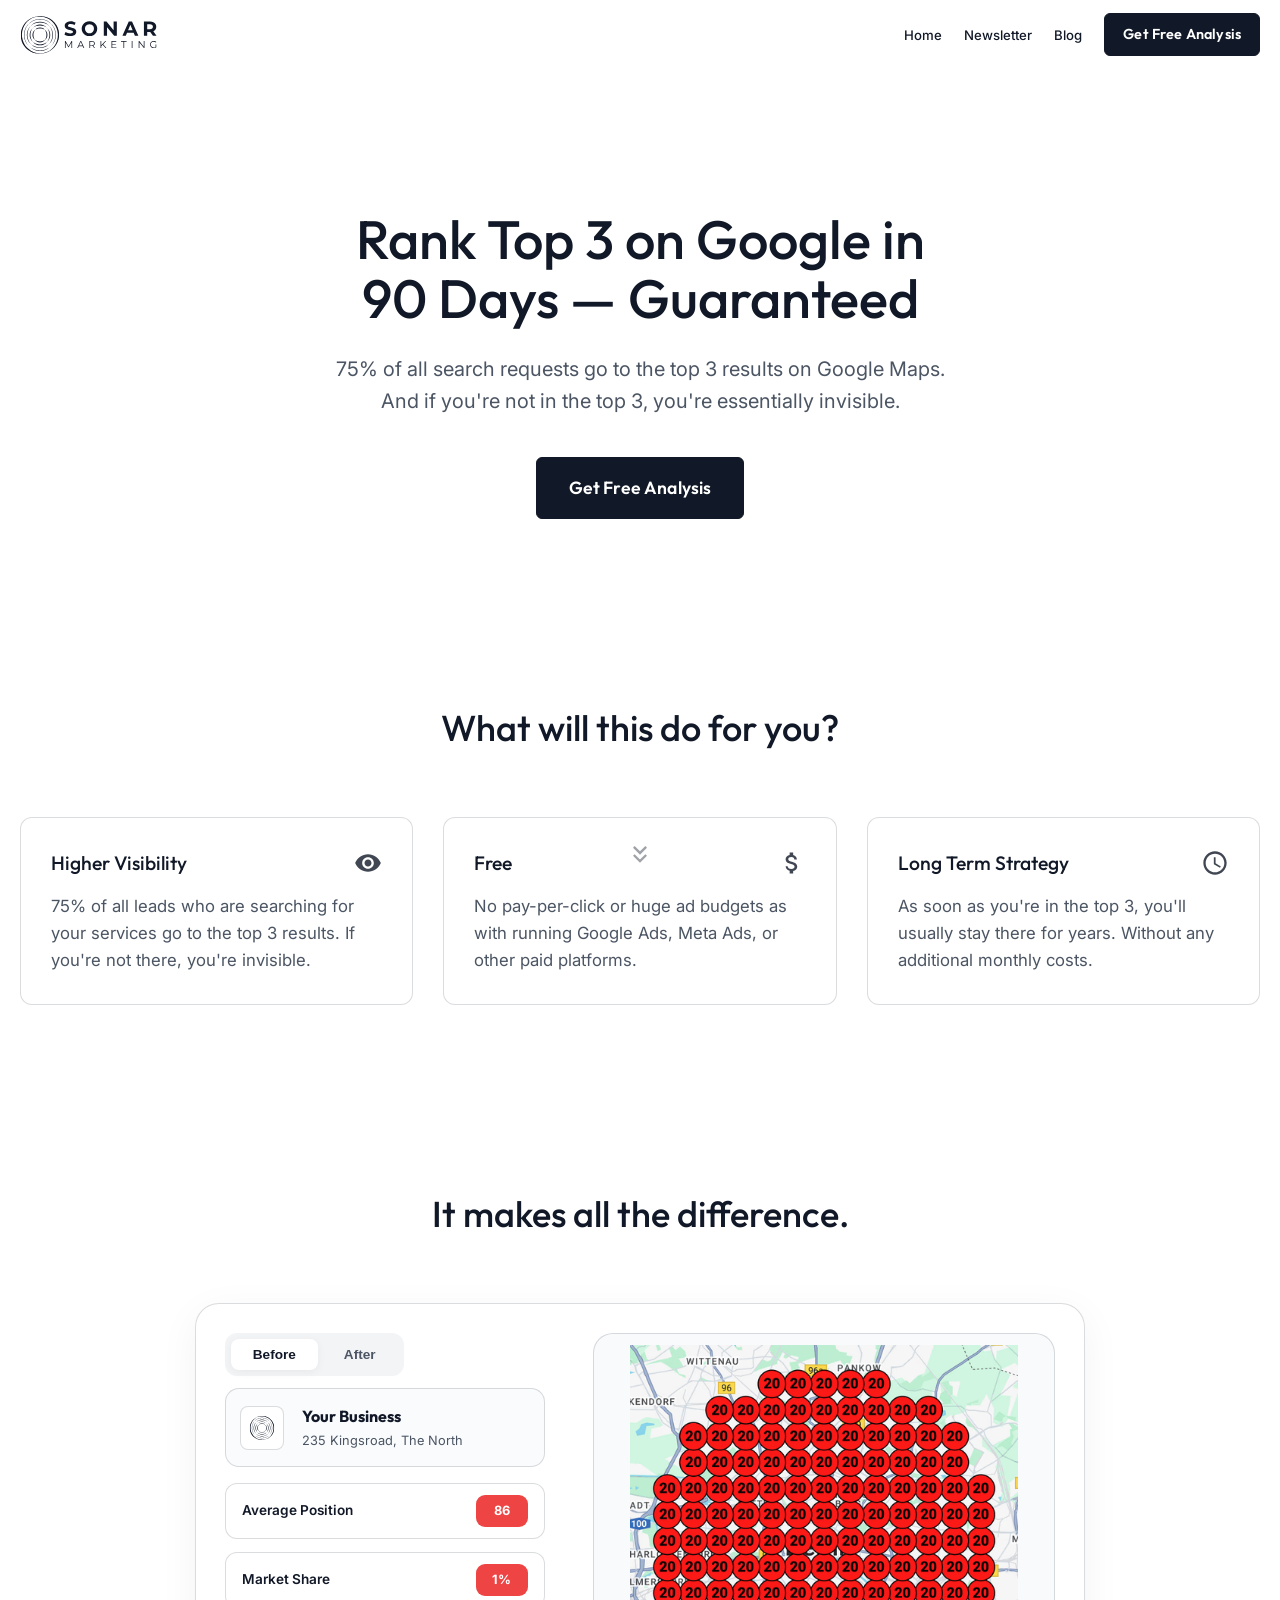
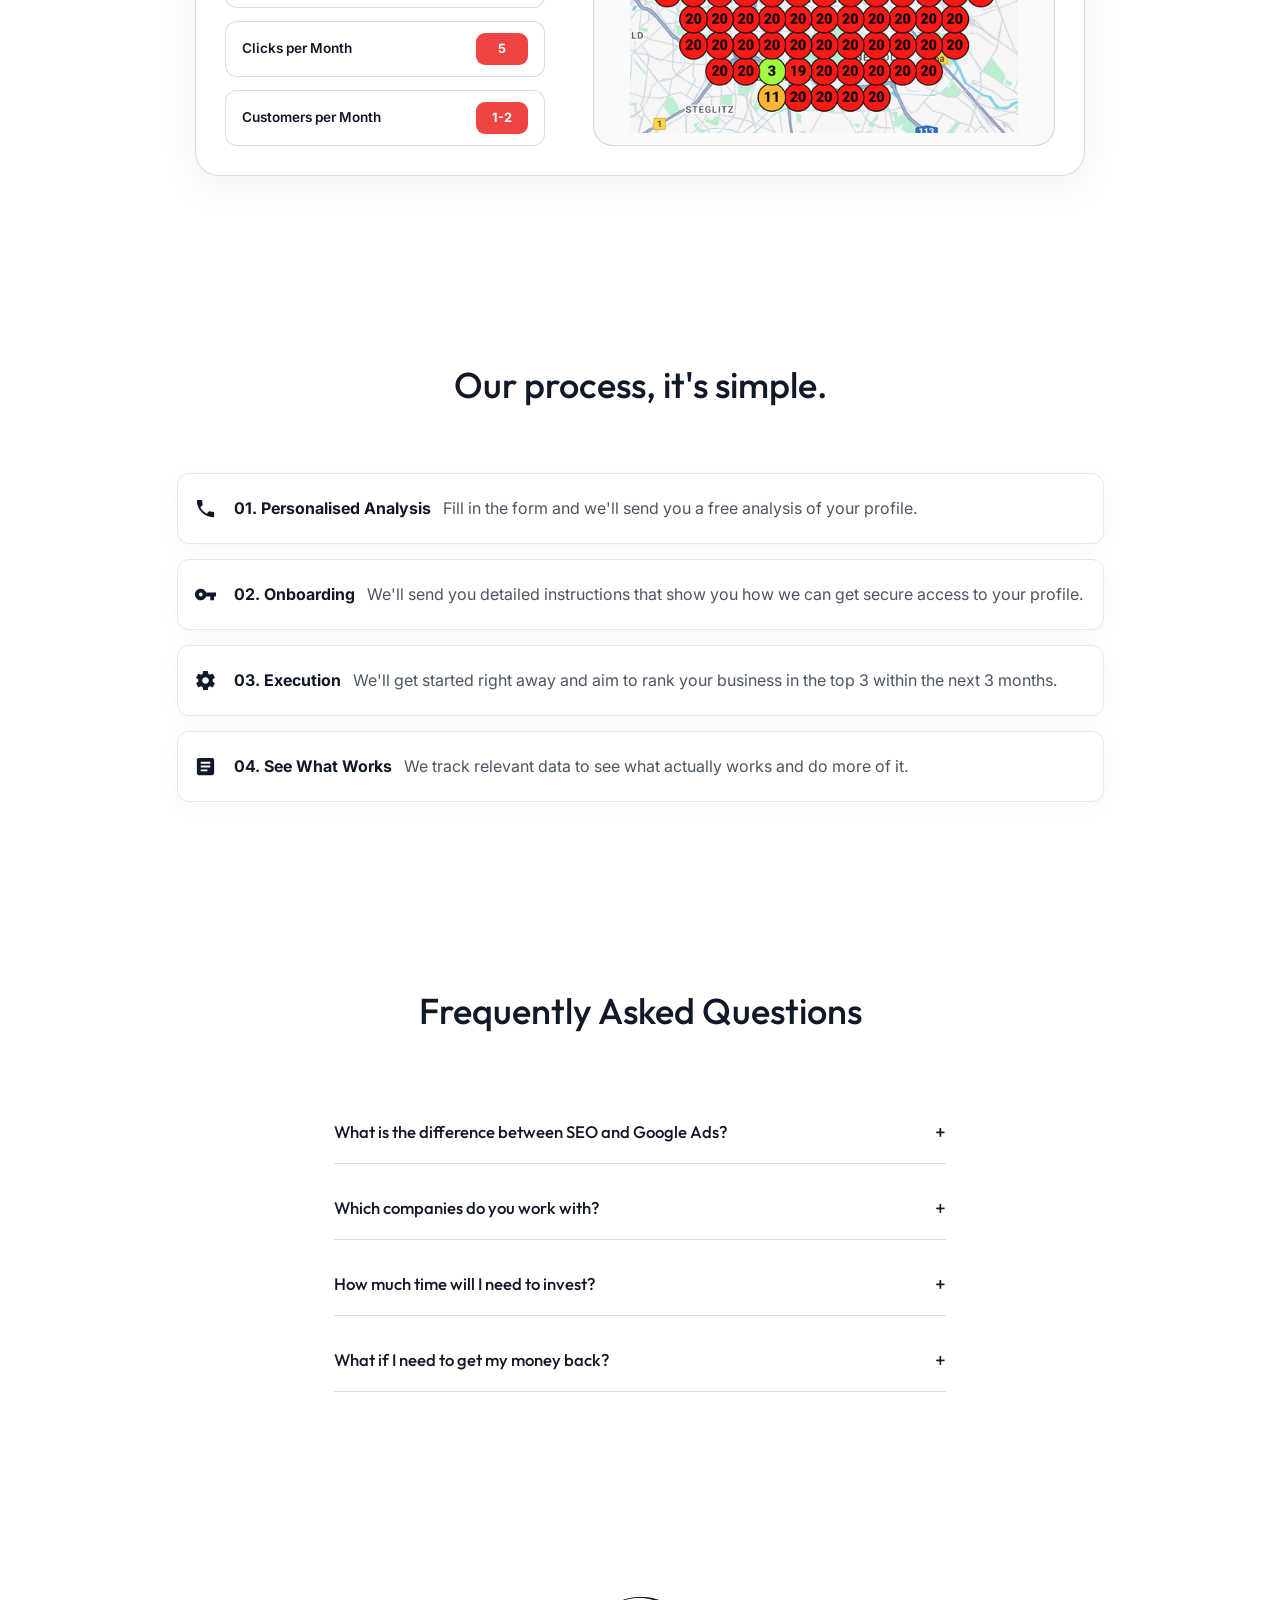
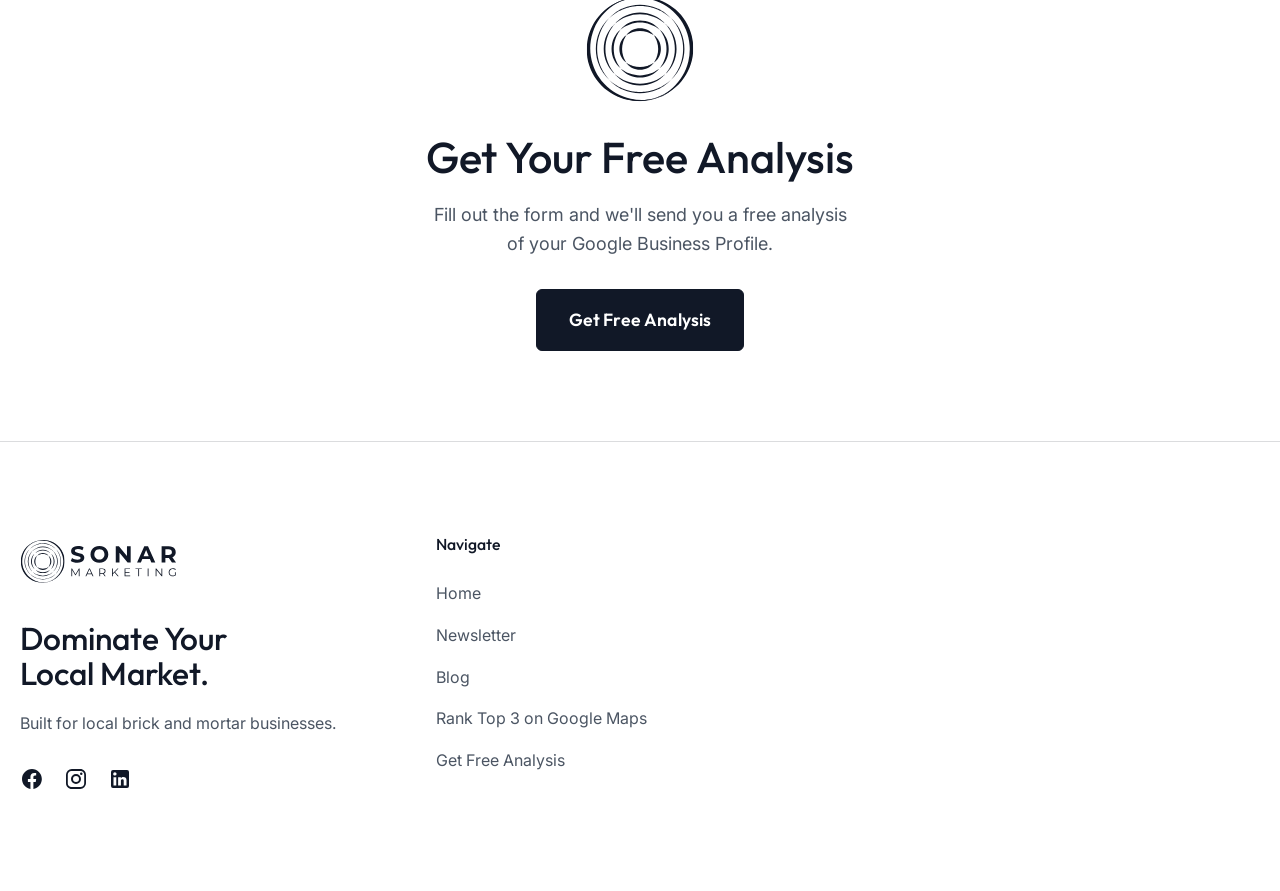
<file: google-ranking.html>
<!DOCTYPE html>
<html lang="en">

<head>
    <meta charset="UTF-8">
    <meta name="viewport" content="width=device-width, initial-scale=1.0">
    <title>Sonar Marketing | Top 3 Google Maps Rankings in 90 Days</title>
    <meta name="description"
        content="We get local businesses ranking in the top 3 Google Maps results within 90 days - or we work for free.">
    <link rel="icon" type="image/svg+xml" href="assets/images/Sonar Icon 1.svg">
    
    
    <link
        href="https://fonts.googleapis.com/css2?family=Inter:wght@400;500;600&family=Outfit:wght@500;700;800&display=swap"
        rel="stylesheet">
    <link rel="stylesheet" href="assets/css/style.css?v=4">
    <style id="process-overrides">
        /* DIRECT INJECTION TO BYPASS CACHE */
        .process-stack-container {
            display: flex !important;
            flex-direction: column !important;
            align-items: stretch !important;
            gap: 15px !important;
            width: fit-content !important;
            max-width: 100% !important;
            margin: 3rem auto 0 auto !important;
        }

        .process-stack-container .card.process-row {
            width: 100% !important;
            padding: 23px 20px 23px 16px !important; /* Balanced left/right padding */
            background: #ffffff !important;
            border: 1px solid #e5e7eb !important;
            border-radius: 12px !important;
            box-shadow: 0 4px 20px rgba(0, 0, 0, 0.03) !important;
            display: block !important;
        }

        .process-content {
            display: flex !important;
            flex-direction: row !important;
            justify-content: flex-start !important; /* Explicit left alignment */
            align-items: center !important;
            gap: 17px !important; /* Scaled down 12.5% */
            width: 100% !important;
        }

        .process-icon {
            width: 23px !important; /* Scaled down 12.5% */
            height: 23px !important;
            min-width: 23px !important;
            flex-shrink: 0 !important;
            display: flex !important;
            align-items: center !important;
            justify-content: center !important;
            color: #111827 !important;
            background: transparent !important;
            border: none !important;
            border-radius: 0 !important;
            padding: 0 !important;
            margin: 0 !important;
            margin-right: 0 !important; /* Force left start */
        }

        .process-icon svg {
            width: 100% !important;
            height: 100% !important;
            fill: currentColor !important;
        }

        .process-content p {
            margin: 0 !important;
            padding: 0 !important;
            font-size: 1rem !important; /* Scaled down 12.5% from 1.15rem */
            color: #4b5563 !important;
            line-height: 1.2 !important;
        }

        .process-content b {
            color: #111827 !important;
            font-weight: 700 !important;
            margin-right: 8px !important;
        }

        @media (max-width: 768px) {
            /* Force left alignment ONLY for panel contents on mobile */
            .card, 
            .service-card, 
            .process-row,
            .panel-card {
                text-align: left !important;
            }

            /* Stack process content vertically: Icon -> Title -> Description */
            .process-content {
                flex-direction: column !important;
                align-items: flex-start !important;
                gap: 12px !important;
            }

            .process-content b {
                display: block !important;
                margin-bottom: 4px !important;
                font-size: 1.1rem !important;
            }
        }
    </style>
</head>

<body>

    <!-- Navigation -->
    <nav class="navbar">
        <div class="container nav-container">
            <a href="/" class="logo">
                <img src="assets/images/Sonar Landscape Logo 2.svg" alt="Sonar Marketing" width="180">
            </a>
            <button class="mobile-menu-btn" aria-label="Toggle Menu">
                <span></span>
                <span></span>
                <span></span>
            </button>
            <ul class="nav-links">
                <li><a href="/">Home</a></li>
                <li><a href="newsletter">Newsletter</a></li>
                <li><a href="blog">Blog</a></li>
                <li><a href="free-analysis" class="btn btn-primary">Get Free Analysis</a></li>
            </ul>
        </div>
    </nav>

    <!-- Hero Section -->
    <header class="hero" id="home">
        <div class="hero-bg">
            <div class="ripple"></div>
            <div class="ripple"></div>
            <div class="ripple"></div>
            <div class="ripple"></div>
        </div>
        <div class="container hero-content">
            <div class="sonar-logo-container" style="margin-bottom:30px;">
                <!-- Just showing logo 1 here as brand reinforcement, optional -->
            </div>
            <h1 class="hero-title">
                Rank Top 3 <br class="mobile-br">
                on Google <br class="mobile-br">
                in <br class="desktop-br">
                <span class="gradient-text">90 Days</span><span class="desktop-dash"> &mdash;</span><span class="mobile-dash">, </span><br class="mobile-br">
                Guaranteed
            </h1>
            <p class="hero-subtitle">75% of all search requests go to the <br class="mobile-br">top 3 results on Google Maps.<br>And if you're not in the top 3, <br class="mobile-br">you're essentially invisible.</p>
            <div class="hero-cta">
                <a href="free-analysis" class="btn btn-primary btn-lg">Get Free Analysis</a>
            </div>
        </div>
    </header>

    <section class="section ranking-services" id="benefits">
        <div class="container reveal">
            <h2 class="section-title">What will this do <br class="mobile-br">for you?</h2>
            
            <div class="grid col-3 ranking-cards">
                <!-- Higher Visibility Card -->
                <div class="card service-card">
                    <div class="card-header">
                        <h3>Higher Visibility</h3>
                        <div class="card-icon">
                            <!-- Eye / Visibility Icon -->
                            <svg viewBox="0 0 24 24" xmlns="http://www.w3.org/2000/svg">
                                <path d="M12 4.5C7 4.5 2.73 7.61 1 12c1.73 4.39 6 7.5 11 7.5s9.27-3.11 11-7.5c-1.73-4.39-6-7.5-11-7.5zM12 17c-2.76 0-5-2.24-5-5s2.24-5 5-5 5 2.24 5 5-2.24 5-5 5zm0-8c-1.66 0-3 1.34-3 3s1.34 3 3 3 3-1.34 3-3-1.34-3-3-3z" />
                            </svg>
                        </div>
                    </div>
                    <p>75% of all leads who are searching for your services go to the top 3 results. If you're not there, you're invisible.</p>
                </div>

                <!-- Free Card -->
                <div class="card service-card">
                    <div class="card-header">
                        <h3>Free</h3>
                        <div class="card-icon">
                            <!-- Money / Free Icon -->
                            <svg viewBox="0 0 24 24" xmlns="http://www.w3.org/2000/svg">
                                <path d="M11.8 10.9c-2.27-.59-3-1.2-3-2.15 0-1.09 1.01-1.85 2.7-1.85 1.78 0 2.44.85 2.5 2.1h2.21c-.07-1.72-1.12-3.3-3.21-3.81V3h-3v2.16c-1.94.42-3.5 1.68-3.5 3.61 0 2.31 1.91 3.46 4.7 4.13 2.5.6 3 1.48 3 2.41 0 .69-.49 1.79-2.7 1.79-2.06 0-3.11-1-3.27-2.3H6.53c.15 2.19 1.7 3.42 3.47 3.84V21h3v-2.15c1.97-.4 3.5-1.5 3.5-3.55 0-2.84-2.43-3.81-4.7-4.4z" />
                            </svg>
                        </div>
                    </div>
                    <p>No pay-per-click or huge ad budgets as with running Google Ads, Meta Ads, or other paid platforms.</p>
                </div>

                <!-- Long Term Strategy Card -->
                <div class="card service-card">
                    <div class="card-header">
                        <h3>Long Term Strategy</h3>
                        <div class="card-icon">
                            <!-- Clock / Time / Long Term Icon -->
                            <svg viewBox="0 0 24 24" xmlns="http://www.w3.org/2000/svg">
                                <path d="M11.99 2C6.47 2 2 6.48 2 12s4.47 10 9.99 10C17.52 22 22 17.52 22 12S17.52 2 11.99 2zM12 20c-4.42 0-8-3.58-8-8s3.58-8 8-8 8 3.58 8 8-3.58 8-8 8zm.5-13H11v6l5.25 3.15.75-1.23-4.5-2.67z" />
                            </svg>
                        </div>
                    </div>
                    <p>As soon as you're in the top 3, you'll usually stay there for years. Without any additional monthly costs.</p>
                </div>
            </div>
        </div>
    </section>

    <!-- The Difference Section -->
    <section class="section difference" id="difference">
        <div class="container reveal">
            <h2 class="section-title">It makes all the difference.</h2>
            <div class="heatmap-card reveal">
                <div class="heatmap-container" data-state="before">
                    <div class="heatmap-flex">
                        <!-- Sidebar with Metrics -->
                        <div class="heatmap-sidebar">
                            <div class="heatmap-toggle-wrapper">
                                <div class="heatmap-toggle">
                                    <button class="toggle-btn active" data-target="before">Before</button>
                                    <button class="toggle-btn" data-target="after">After</button>
                                </div>
                            </div>
                            
                            <div class="business-info">
                                <div class="business-icon">
                                    <img src="assets/images/Sonar Icon 1.svg" alt="Sonar Icon" width="30">
                                </div>
                                <div class="business-details">
                                    <h4>Your Business</h4>
                                    <p>235 Kingsroad, The North</p>
                                </div>
                            </div>

                            <div class="metric-row">
                                <span class="metric-label">Average Position</span>
                                <span class="metric-value bubble" data-before="86" data-after="2">86</span>
                            </div>
                            <div class="metric-row">
                                <span class="metric-label">Market Share</span>
                                <span class="metric-value bubble" data-before="1%" data-after="82%">1%</span>
                            </div>
                            <div class="metric-row">
                                <span class="metric-label">Clicks per Month</span>
                                <span class="metric-value bubble" data-before="5" data-after="80">5</span>
                            </div>
                            <div class="metric-row">
                                <span class="metric-label">Customers per Month</span>
                                <span class="metric-value bubble" data-before="1-2" data-after="15+">1-2</span>
                            </div>
                        </div>

                        <!-- Heatmap Display -->
                        <div class="heatmap-display">
                            <img src="assets/images/Heatmap-before.png" alt="Heatmap Before" class="heatmap-img img-before" style="border-radius: 12px;">
                            <img src="assets/images/Heatmap-after.png" alt="Heatmap After" class="heatmap-img img-after" style="border-radius: 12px;">
                        </div>
                    </div>
                </div>
            </div>
        </div>
    </section>

    <section class="section process" id="process">
        <div class="container reveal">
            <h2 class="section-title">Our process, <br class="mobile-br">it's simple.</h2>
            <div class="process-stack-container">
                <!-- Step 01 -->
                <div class="card service-card process-row">
                    <div class="process-content">
                        <div class="process-icon">
                            <svg viewBox="0 0 24 24" xmlns="http://www.w3.org/2000/svg">
                                <path d="M6.62 10.79c1.44 2.83 3.76 5.14 6.59 6.59l2.2-2.2c.27-.27.67-.36 1.02-.24 1.12.37 2.33.57 3.57.57.55 0 1 .45 1 1V20c0 .55-.45 1-1 1-9.39 0-17-7.61-17-17 0-.55.45-1 1-1h3.5c.55 0 1 .45 1 1 0 1.25.2 2.45.57 3.57.11.35.03.74-.25 1.02l-2.2 2.2z" />
                            </svg>
                        </div>
                        <p><b>01. Personalised Analysis</b> Fill in the form and we'll send you a free analysis of your profile.</p>
                    </div>
                </div>

                <!-- Step 02 -->
                <div class="card service-card process-row">
                    <div class="process-content">
                        <div class="process-icon">
                            <svg viewBox="0 0 24 24" xmlns="http://www.w3.org/2000/svg">
                                <path d="M12.65 10C11.83 7.67 9.61 6 7 6c-3.31 0-6 2.69-6 6s2.69 6 6 6c2.61 0 4.83-1.67 5.65-4H17v4h4v-4h2v-4H12.65zM7 14c-1.1 0-2-.9-2-2s.9-2 2-2 2 .9 2 2-.9 2-2 2z" />
                            </svg>
                        </div>
                        <p><b>02. Onboarding</b> We'll send you detailed instructions that show you how we can get secure access to your profile.</p>
                    </div>
                </div>

                <!-- Step 03 -->
                <div class="card service-card process-row">
                    <div class="process-content">
                        <div class="process-icon">
                            <svg viewBox="0 0 24 24" xmlns="http://www.w3.org/2000/svg">
                                <path d="M19.43 12.98c.04-.32.07-.64.07-.98s-.03-.66-.07-.98l2.11-1.65c.19-.15.24-.42.12-.64l-2-3.46c-.12-.22-.39-.3-.61-.22l-2.49 1c-.52-.4-1.08-.73-1.69-.98l-.38-2.65C14.46 2.18 14.25 2 14 2h-4c-.25 0-.46.18-.5.42l-.38 2.65c-.61.25-1.17.59-1.69.98l-2.49-1c-.23-.09-.49 0-.61.22l-2 3.46c-.13.22-.07.49.12.64l2.11 1.65c-.04.32-.07.65-.07.98s.03.66.07.98l-2.11 1.65c-.19.15-.24.42-.12.64l2 3.46c.12.22.39.3.61.22l2.49-1c.52.4 1.08.73 1.69.98l.38 2.65c.04.24.25.42.5.42h4c.25 0 .46-.18.5-.42l.38-2.65c.61-.25 1.17-.59 1.69-.98l2.49 1c.23.09.49 0 .61-.22l2-3.46c.12-.22.07-.49-.12-.64l-2.11-1.65zM12 15.5c-1.93 0-3.5-1.57-3.5-3.5s1.57-3.5 3.5-3.5 3.5 1.57 3.5 3.5-1.57 3.5-3.5 3.5z" />
                            </svg>
                        </div>
                        <p><b>03. Execution</b> We'll get started right away and aim to rank your business in the top 3 within the next 3 months.</p>
                    </div>
                </div>

                <!-- Step 04 -->
                <div class="card service-card process-row">
                    <div class="process-content">
                        <div class="process-icon">
                            <svg viewBox="0 0 24 24" xmlns="http://www.w3.org/2000/svg">
                                <path d="M19 3H5c-1.1 0-2 .9-2 2v14c0 1.1.9 2 2 2h14c1.1 0 2-.9 2-2V5c0-1.1-.9-2-2-2zm-5 14H7v-2h7v2zm3-4H7v-2h10v2zm0-4H7V7h10v2z" />
                            </svg>
                        </div>
                        <p><b>04. See What Works</b> We track relevant data to see what actually works and do more of it.</p>
                    </div>
                </div>
            </div>
        </div>
    </section>

    <!-- FAQ Section -->
    <section class="section faq-section" id="faq">
        <div class="container reveal">
            <h2 class="section-title">Frequently Asked Questions</h2>
            <div class="accordion">
                <div class="accordion-item">
                    <button class="accordion-trigger">
                        What is the difference between SEO and <br class="mobile-br">Google Ads?
                        <span class="icon">+</span>
                    </button>
                    <div class="accordion-content">
                        <p>Google Ads puts you at the top of search results as long as you keep paying. The moment you stop, you disappear. SEO (what we do) gets you ranking organically, meaning Google puts you there because it considers you the most relevant result. Once you're there, you stay there without ongoing ad spend.</p>
                    </div>
                </div>

                <div class="accordion-item">
                    <button class="accordion-trigger">
                        Which companies do you work with?
                        <span class="icon">+</span>
                    </button>
                    <div class="accordion-content">
                        <p>We work exclusively with local businesses<span class="desktop-dash"> &mdash; </span><span class="mobile-dash">, </span>think dentists, plumbers, lawyers, restaurants, physiotherapists, any business that serves customers in a specific area. If people search for your service + your city on Google, we can help you.</p>
                    </div>
                </div>

                <div class="accordion-item">
                    <button class="accordion-trigger">
                        How much time will I need to invest?
                        <span class="icon">+</span>
                    </button>
                    <div class="accordion-content">
                        <p>Very little. We handle everything on our end. During onboarding we'll need about 15 minutes of your time to get secure access to your Google Business Profile. After that, we do the work and send you regular updates so you always know where you stand.</p>
                    </div>
                </div>

                <div class="accordion-item">
                    <button class="accordion-trigger">
                        What if I need to get my money back?
                        <span class="icon">+</span>
                    </button>
                    <div class="accordion-content">
                        <p>If you're not in the top 3 after 90 days, you email us, we process a full refund of your investment within 48
                            hours. No forms, no hassle, no fighting with payment processors. We are a fair and ethical
                            company - we're not interested in keeping money we didn't earn. You either get top 3
                            rankings or you get your money back.</p>
                    </div>
                </div>
            </div>
        </div>
    </section>

    <!-- CTA Section -->
    <section class="section cta-section" id="cta">
        <div class="container reveal">
            <div class="cta-box">
                <img src="assets/images/Sonar Icon 1.svg" alt="Sonar Icon" class="cta-icon">
                <h2 class="cta-title">Get Your <span class="gradient-text">Free Analysis</span></h2>
                <p class="cta-subtitle" style="color: #4b5563;">Fill out the form and we'll send <br class="mobile-br">you a free analysis <br class="desktop-br">of your <br class="mobile-br">Google Business Profile.</p>
                <a href="free-analysis" class="btn btn-primary btn-lg">Get Free Analysis</a>
            </div>
        </div>
    </section>

    <!-- Footer -->
    <footer class="footer">
        <div class="container footer-content">
            <!-- Col 1: Brand & Socials -->
            <div class="footer-col brand-col">
                <a href="/" class="logo">
                    <img src="assets/images/Sonar Landscape Logo 2.svg" alt="Sonar Marketing" width="160"
                        class="footer-logo">
                </a>
                <h2 class="footer-headline">Dominate Your<br> Local Market.</h2>
                <p class="footer-subtext">Built for local brick and mortar businesses.</p>
                <div class="social-links">
                    <a href="https://www.facebook.com/share/1AxPhUCRR9/" aria-label="Facebook" target="_blank" rel="noopener">
                        <svg viewBox="0 0 24 24" xmlns="http://www.w3.org/2000/svg">
                            <path
                                d="M12 2.04C6.5 2.04 2 6.53 2 12.06C2 17.06 5.66 21.21 10.44 21.96V14.96H7.9V12.06H10.44V9.85C10.44 7.34 11.93 5.96 14.15 5.96C15.21 5.96 16.16 6.04 16.16 6.04V8.5H15.03C13.79 8.5 13.4 9.27 13.4 10.06V12.06H16.17L15.73 14.96H13.4V21.96C18.19 21.21 21.84 17.06 21.84 12.06C21.84 6.53 17.34 2.04 12 2.04Z" />
                        </svg>
                    </a>
                    <a href="https://www.instagram.com/sonarmarketing_" aria-label="Instagram" target="_blank" rel="noopener">
                        <svg viewBox="0 0 24 24" xmlns="http://www.w3.org/2000/svg">
                            <path
                                d="M7.8 2h8.4C19.4 2 22 4.6 22 7.8v8.4a5.8 5.8 0 0 1-5.8 5.8H7.8C4.6 22 2 19.4 2 16.2V7.8A5.8 5.8 0 0 1 7.8 2m-.2 2A3.6 3.6 0 0 0 3.8 7.6v8.8A3.6 3.6 0 0 0 7.6 20h8.8a3.6 3.6 0 0 0 3.8-3.8V7.6A3.6 3.6 0 0 0 16.4 4H7.6m9.65 1.5a1.25 1.25 0 0 1 1.25 1.25A1.25 1.25 0 0 1 17.25 8 1.25 1.25 0 0 1 16 6.75a1.25 1.25 0 0 1 1.25-1.25M12 7a5 5 0 0 1 5 5 5 5 0 0 1-5 5 5 5 0 0 1-5-5 5 5 0 0 1 5-5m0 2a3 3 0 0 0-3 3 3 3 0 0 0 3 3 3 3 0 0 0 3-3 3 3 0 0 0-3-3z" />
                        </svg>
                    </a>
                    <a href="https://www.linkedin.com/company/sonarmkt/" aria-label="LinkedIn" target="_blank" rel="noopener">
                        <svg viewBox="0 0 24 24" xmlns="http://www.w3.org/2000/svg">
                            <path
                                d="M19 3a2 2 0 0 1 2 2v14a2 2 0 0 1-2 2H5a2 2 0 0 1-2-2V5a2 2 0 0 1 2-2h14m-.5 15.5v-5.3a3.26 3.26 0 0 0-3.26-3.26c-.85 0-1.84.52-2.32 1.3v-1.11h-2.79v8.37h2.79v-4.93c0-.77.62-1.4 1.39-1.4a1.4 1.4 0 0 1 1.4 1.4v4.93h2.79M6.88 8.56a1.68 1.68 0 0 0 1.68-1.68c0-.93-.75-1.69-1.68-1.69a1.69 1.69 0 0 0-1.69 1.69c0 .93.76 1.68 1.69 1.68m1.39 9.94v-8.37H5.5v8.37h2.77z" />
                        </svg>
                    </a>

                </div>
            </div>

            <!-- Col 2: Navigate -->
            <div class="footer-col">
                <h3>Navigate</h3>
                <ul class="footer-links">
                    <li><a href="/">Home</a></li>
                    <li><a href="newsletter">Newsletter</a></li>
                    <li><a href="blog">Blog</a></li>
                    <li><a href="#home">Rank Top 3 on Google Maps</a></li>
                    <li><a href="free-analysis">Get Free Analysis</a></li>
                </ul>
            </div>
        </div>
    </footer>

    <!-- Levitating Scroll Indicator -->
    <div class="scroll-indicator" aria-label="Scroll down">
        <svg viewBox="0 0 24 24" xmlns="http://www.w3.org/2000/svg">
            <path d="M7.41 8.59L12 13.17l4.59-4.58L18 10l-6 6-6-6 1.41-1.41z M7.41 15.59L12 20.17l4.59-4.58L18 17l-6 6-6-6 1.41-1.41z"/>
        </svg>
    </div>

    <script src="assets/js/script.js?v=3"></script>
</body>

</html>
</file>
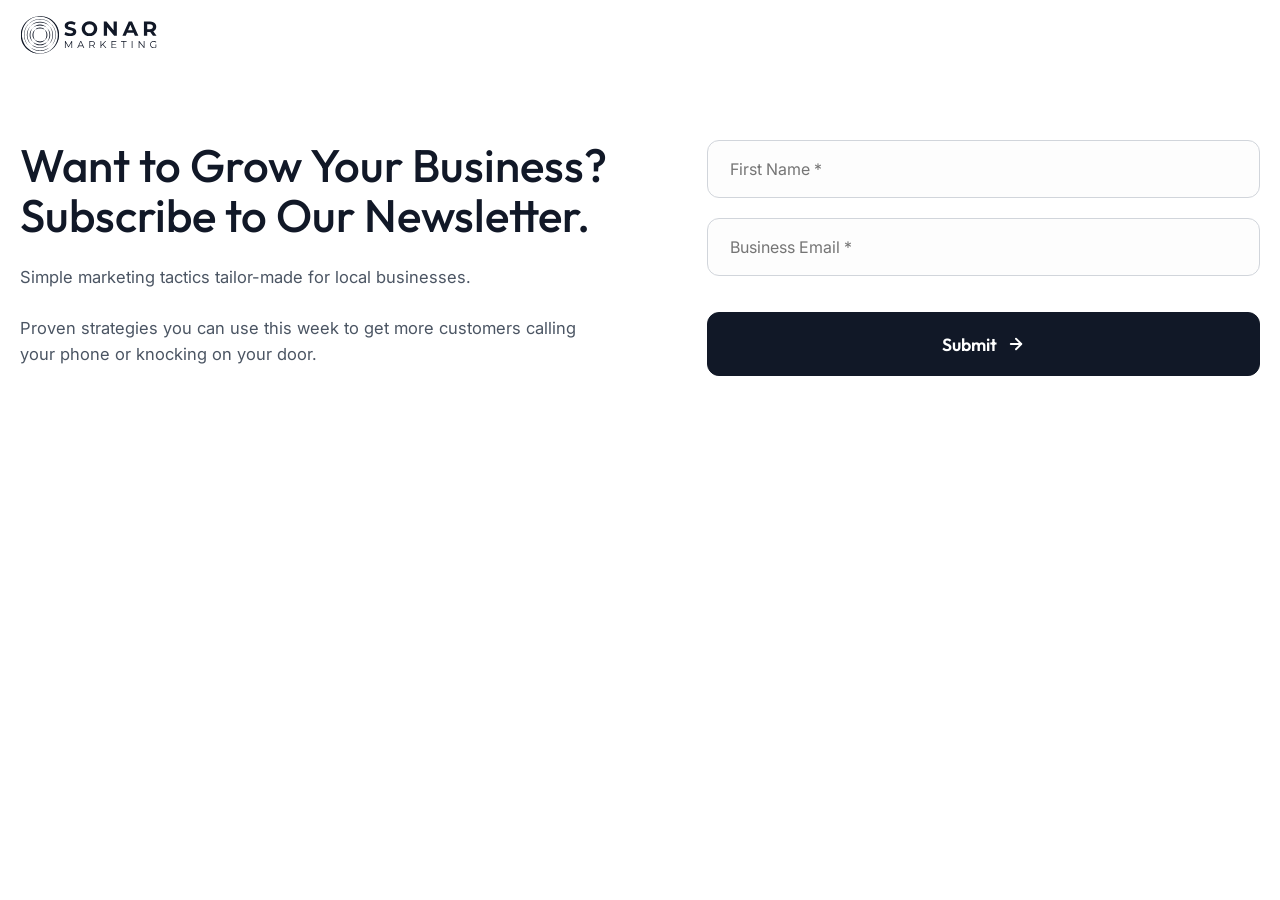
<file: newsletter.html>
<!DOCTYPE html>
<html lang="en">

<head>
    <meta charset="UTF-8">
    <meta name="viewport" content="width=device-width, initial-scale=1.0">
    <title>Newsletter | Sonar Marketing</title>
    <meta name="description"
        content="Request a custom discovery talk with Sonar Marketing.">
    <link rel="icon" type="image/svg+xml" href="assets/images/Sonar Icon 1.svg">
    
    <link href="https://fonts.googleapis.com/css2?family=Inter:wght@400;500;600&family=Outfit:wght@500;700;800&display=swap" rel="stylesheet">
    <link rel="stylesheet" href="assets/css/style.css?v=8">

    <style>
        /* Two-Column Layout */
        .split-booking-section {
            display: grid;
            grid-template-columns: 1fr 1.1fr;
            background: #ffffff;
            padding: 140px 20px 0; /* Removed bottom padding */
            gap: 100px;
            max-width: 1311px;
            margin: 0 auto;
            align-items: start;
        }

        /* Left Side Content */
        .booking-content {
            padding-top: 0;
        }

        .booking-heading {
            font-family: 'Outfit', sans-serif;
            font-size: 2.85rem;
            font-weight: 500;
            line-height: 1.1;
            margin-bottom: 24px;
            color: #111827;
            white-space: nowrap;
        }

        .booking-subtext {
            font-family: 'Inter', sans-serif;
            font-size: 1.035rem; /* Reduced 10% from 1.15rem to match across-the-board */
            line-height: 1.6;
            color: #4b5563; /* Matched to Gray */
            margin-bottom: 40px;
        }

        .benefits-list {
            list-style: none;
            padding: 0;
            display: flex;
            flex-direction: column;
            gap: 16px;
        }

        .benefit-item {
            display: flex;
            align-items: center;
            gap: 10px;
            font-family: 'Inter', sans-serif;
            font-size: 0.982rem;
            font-weight: 500;
            color: #111827;
        }

        .tick-icon {
            color: #111827;
            display: flex;
            align-items: center;
            justify-content: center;
            width: 21px;
            height: 21px;
        }

        /* Right Side Form */
        .naked-form-container {
            width: 100%;
            max-width: 605px;
        }

        .modern-form {
            display: flex;
            flex-direction: column;
            gap: 20px;
        }

        .modern-row {
            display: grid;
            grid-template-columns: 1fr 1fr;
            gap: 16px;
        }

        .input-wrapper {
            position: relative;
            width: 100%;
        }

        .modern-input {
            width: 100%;
            padding: 18px 22px;
            background: #fdfdfd;
            border: 1.1px solid #d1d5db;
            border-radius: 12px;
            font-family: 'Inter', sans-serif;
            font-size: 1rem;
            color: #111827;
            transition: all 0.3s ease;
            outline: none;
        }

        .modern-input:focus {
            background: #ffffff;
            border-color: #111827;
            box-shadow: 0 0 0 3px rgba(17, 24, 39, 0.05);
        }

        .modern-textarea {
            min-height: 140px;
            resize: vertical;
        }

        @media (max-width: 1024px) {
            .split-booking-section {
                grid-template-columns: 1fr;
                padding: 15vh 22px 60px;
                gap: 60px;
            }
            .booking-heading {
                white-space: normal;
                text-align: left;
            }
            .booking-subtext {
                font-size: 0.931rem;
                text-align: left;
            }
            .booking-heading br,
            .booking-subtext br {
                display: none;
            }
        }

            @media (max-width: 640px) {
            .split-booking-section {
                padding: 15vh 22px 60px;
                gap: 0;
            }
            .modern-row {
                grid-template-columns: 1fr;
            }
        }
    </style>
</head>

<body>

    <!-- Logo Only Navigation -->
    <nav class="navbar" style="background: transparent; backdrop-filter: none; box-shadow: none; border: none;">
        <div class="container nav-container" style="justify-content: flex-start;">
            <a href="/" class="logo">
                <img src="assets/images/Sonar Landscape Logo 2.svg" alt="Sonar Marketing" width="180">
            </a>
        </div>
    </nav>

    <main class="split-booking-section">
        <!-- Left Content -->
        <div class="booking-content reveal">
            <h1 class="booking-heading">Want to Grow Your Business? <br class="desktop-br">Subscribe to Our Newsletter.</h1>
            <p class="booking-subtext" style="margin-bottom: 24px;">
                Simple marketing tactics tailor-made for local businesses.
            </p>
            <p class="booking-subtext">
                Proven strategies you can use this week to get more customers calling your phone or knocking on your door.
            </p>
        </div>

        <!-- Right Form -->
        <div class="naked-form-container reveal">
            <form action="https://app.kit.com/forms/9317659/subscriptions" method="POST" id="newsletter-form" class="modern-form">
                <!-- Formspark Redirect & Honeypot -->
                <input type="hidden" name="_next" value="https://www.sonarmkt.com/subscribed" />
                <input type="text" name="_gotcha" style="display:none" />

                <!-- Fields -->
                <div class="input-wrapper">
                    <input type="text" name="fields[first_name]" class="modern-input" placeholder="First Name *" required>
                </div>
                <div class="input-wrapper" style="margin-bottom: 16px;">
                    <input type="email" name="email_address" class="modern-input" placeholder="Business Email *" required>
                </div>

                <!-- Submit Action -->
                <button type="submit" class="btn btn-primary full-width" style="height: 64px; border-radius: 12px;">
                    Submit
                    <svg width="18" height="18" viewBox="0 0 24 24" fill="none" stroke="currentColor" stroke-width="2.5" stroke-linecap="round" stroke-linejoin="round">
                        <line x1="5" y1="12" x2="19" y2="12"></line>
                        <polyline points="12 5 19 12 12 19"></polyline>
                    </svg>
                </button>
            </form>
        </div>
    </main>

    <script src="assets/js/script.js?v=4"></script>
</body>

</html>
</file>
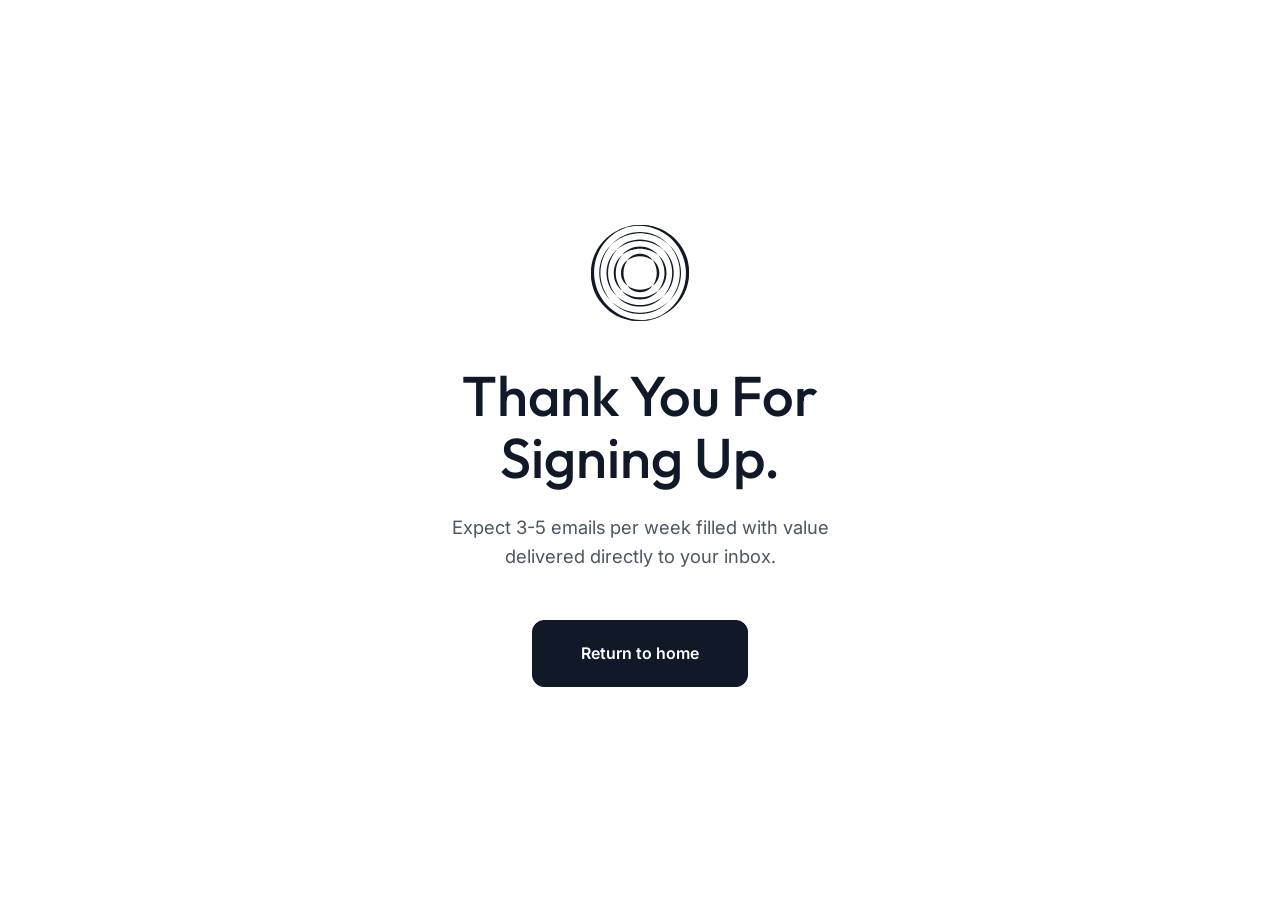
<file: subscribed.html>
<!DOCTYPE html>
<html lang="en">
<head>
    <meta charset="UTF-8">
    <meta name="viewport" content="width=device-width, initial-scale=1.0">
    <title>Thank You For Subscribing | Sonar Marketing</title>
    <link rel="icon" type="image/svg+xml" href="assets/images/Sonar Icon 1.svg">
    <link href="https://fonts.googleapis.com/css2?family=Inter:wght@400;500;600&family=Outfit:wght@500;700;800&display=swap" rel="stylesheet">
    <link rel="stylesheet" href="assets/css/style.css?v=8">
    <style>
        .thanks-section {
            min-height: 100vh;
            display: flex;
            align-items: center;
            justify-content: center;
            text-align: center;
            padding: 24px;
            background: #ffffff;
        }
        .thanks-container {
            max-width: 650px;
            width: 100%;
        }
        .thanks-title {
            font-family: 'Outfit', sans-serif;
            font-size: 3.5rem;
            font-weight: 500;
            line-height: 1.1;
            color: #111827;
            margin-bottom: 24px;
        }
        .thanks-text {
            font-family: 'Inter', sans-serif;
            font-size: 1.15rem;
            line-height: 1.6;
            color: #4b5563;
            margin-bottom: 12px;
        }
        .thanks-footer {
            font-family: 'Inter', sans-serif;
            font-size: 1.15rem;
            font-weight: 500;
            color: #4b5563; /* Changed to Gray to match above text */
            margin-bottom: 48px;
        }
        .sonar-logo {
            margin-bottom: 25px;
            display: inline-block;
        }
        .btn-return {
            display: inline-flex;
            align-items: center;
            justify-content: center;
            padding: 20px 48px;
            background: #111827;
            color: #ffffff;
            text-decoration: none;
            border-radius: 12px;
            font-family: 'Inter', sans-serif;
            font-weight: 600;
            font-size: 1rem;
            transition: all 0.2s ease;
            border: 1.1px solid #111827;
        }
        .btn-return:hover {
            background: transparent;
            color: #111827;
        }

        @media (max-width: 640px) {
            .thanks-section {
                align-items: flex-start;
                padding-top: 15vh;
            }
            .thanks-title {
                font-size: 2.5rem;
            }
            .thanks-text, .thanks-footer {
                font-size: 1rem;
            }
        }
    </style>
</head>
<body>
    <div class="thanks-section reveal">
        <div class="thanks-container">
            <a href="/" class="sonar-logo">
                <img src="assets/images/Sonar Icon 1.svg" alt="Sonar Marketing" width="120">
            </a>
            <h1 class="thanks-title">Thank You For<br>Signing Up.</h1>
            <p class="thanks-text">
                Expect 3-5 emails per week filled with value<br>delivered directly to your inbox.
            </p>
            <div style="margin-bottom: 48px;"></div>
            <a href="/" class="btn-return">Return to home</a>
        </div>
    </div>

    <!-- Scroll observer for reveal effect -->
    <script>
        document.addEventListener('DOMContentLoaded', () => {
            const observer = new IntersectionObserver((entries) => {
                entries.forEach(entry => {
                    if (entry.isIntersecting) {
                        entry.target.classList.add('active');
                    }
                });
            }, { threshold: 0.1 });

            document.querySelectorAll('.reveal').forEach(el => observer.observe(el));
        });
    </script>
</body>
</html>
</file>
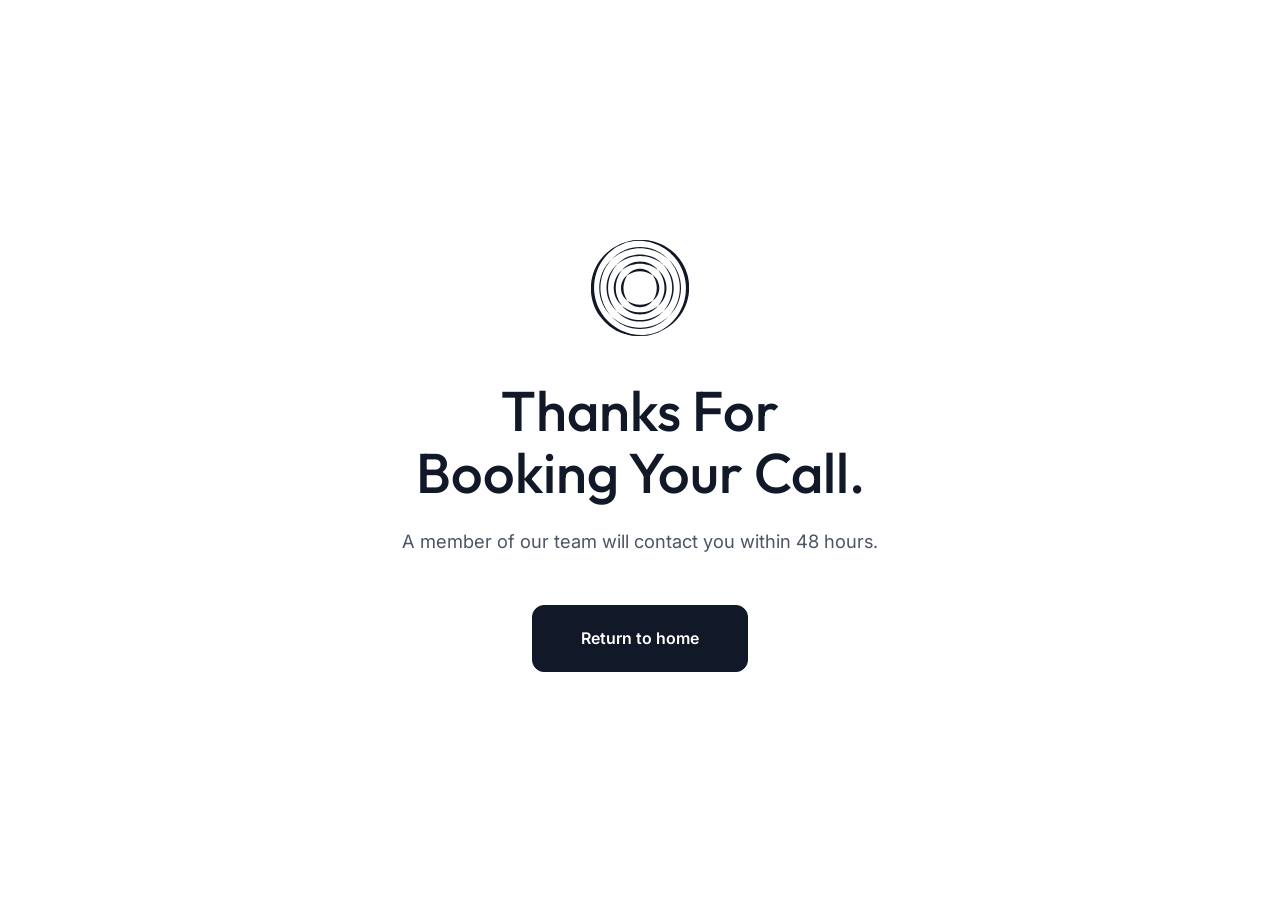
<file: thank-you.html>
<!DOCTYPE html>
<html lang="en">
<head>
    <meta charset="UTF-8">
    <meta name="viewport" content="width=device-width, initial-scale=1.0">
    <title>Thank You | Sonar Marketing</title>
    <link rel="icon" type="image/svg+xml" href="assets/images/Sonar Icon 1.svg">
    <link href="https://fonts.googleapis.com/css2?family=Inter:wght@400;500;600&family=Outfit:wght@500;700;800&display=swap" rel="stylesheet">
    <link rel="stylesheet" href="assets/css/style.css?v=8">
    <style>
        .thanks-section {
            min-height: 100vh;
            display: flex;
            align-items: center;
            justify-content: center;
            text-align: center;
            padding: 24px;
            background: #ffffff;
        }
        .thanks-container {
            max-width: 650px;
            width: 100%;
        }
        .thanks-title {
            font-family: 'Outfit', sans-serif;
            font-size: 3.5rem;
            font-weight: 500;
            line-height: 1.1;
            color: #111827;
            margin-bottom: 24px;
        }
        .thanks-text {
            font-family: 'Inter', sans-serif;
            font-size: 1.15rem;
            line-height: 1.6;
            color: #4b5563;
            margin-bottom: 12px;
        }
        .thanks-footer {
            font-family: 'Inter', sans-serif;
            font-size: 1.15rem;
            font-weight: 500;
            color: #4b5563; /* Changed to Gray to match above text */
            margin-bottom: 48px;
        }
        .sonar-logo {
            margin-bottom: 25px;
            display: inline-block;
        }
        .btn-return {
            display: inline-flex;
            align-items: center;
            justify-content: center;
            padding: 20px 48px;
            background: #111827;
            color: #ffffff;
            text-decoration: none;
            border-radius: 12px;
            font-family: 'Inter', sans-serif;
            font-weight: 600;
            font-size: 1rem;
            transition: all 0.2s ease;
            border: 1.1px solid #111827;
        }
        .btn-return:hover {
            background: transparent;
            color: #111827;
        }

        @media (max-width: 640px) {
            .thanks-section {
                align-items: flex-start;
                padding-top: 15vh;
            }
            .thanks-title {
                font-size: 2.5rem;
            }
            .thanks-text, .thanks-footer {
                font-size: 1rem;
            }
        }
    </style>
</head>
<body>
    <div class="thanks-section reveal">
        <div class="thanks-container">
            <a href="/" class="sonar-logo">
                <img src="assets/images/Sonar Icon 1.svg" alt="Sonar Marketing" width="120">
            </a>
            <h1 class="thanks-title">Thanks For<br>Booking Your Call.</h1>
            <p class="thanks-text">
                A member of our team will contact you within 48 hours.
            </p>
            <div style="margin-bottom: 48px;"></div>
            <a href="/" class="btn-return">Return to home</a>
        </div>
    </div>

    <!-- Scroll observer for reveal effect -->
    <script>
        document.addEventListener('DOMContentLoaded', () => {
            const observer = new IntersectionObserver((entries) => {
                entries.forEach(entry => {
                    if (entry.isIntersecting) {
                        entry.target.classList.add('active');
                    }
                });
            }, { threshold: 0.1 });

            document.querySelectorAll('.reveal').forEach(el => observer.observe(el));
        });
    </script>
</body>
</html>
</file>
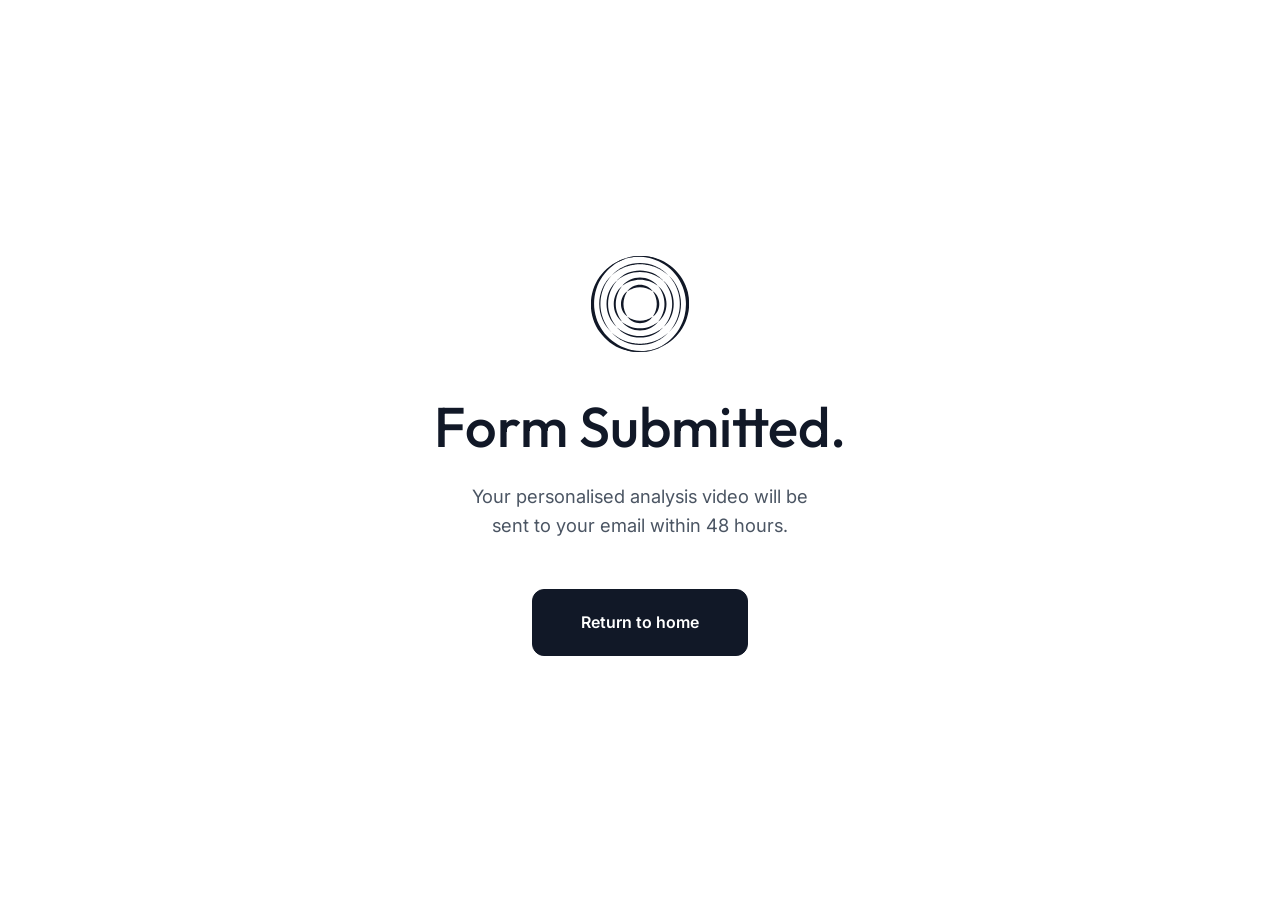
<file: thanks.html>
<!DOCTYPE html>
<html lang="en">
<head>
    <meta charset="UTF-8">
    <meta name="viewport" content="width=device-width, initial-scale=1.0">
    <title>Thank You | Sonar Marketing</title>
    <link rel="icon" type="image/svg+xml" href="assets/images/Sonar Icon 1.svg">
    <link href="https://fonts.googleapis.com/css2?family=Inter:wght@400;500;600&family=Outfit:wght@500;700;800&display=swap" rel="stylesheet">
    <link rel="stylesheet" href="assets/css/style.css?v=8">
    <style>
        .thanks-section {
            min-height: 100vh;
            display: flex;
            align-items: center;
            justify-content: center;
            text-align: center;
            padding: 24px;
            background: #ffffff;
        }
        .thanks-container {
            max-width: 650px;
            width: 100%;
        }
        .thanks-title {
            font-family: 'Outfit', sans-serif;
            font-size: 3.5rem;
            font-weight: 500;
            line-height: 1.1;
            color: #111827;
            margin-bottom: 24px;
        }
        .thanks-text {
            font-family: 'Inter', sans-serif;
            font-size: 1.15rem;
            line-height: 1.6;
            color: #4b5563;
            margin-bottom: 12px;
        }
        .thanks-footer {
            font-family: 'Inter', sans-serif;
            font-size: 1.15rem;
            font-weight: 500;
            color: #4b5563;
            margin-bottom: 48px;
        }
        .sonar-logo {
            margin-bottom: 25px;
            display: inline-block;
        }
        .btn-return {
            display: inline-flex;
            align-items: center;
            justify-content: center;
            padding: 20px 48px;
            background: #111827;
            color: #ffffff;
            text-decoration: none;
            border-radius: 12px;
            font-family: 'Inter', sans-serif;
            font-weight: 600;
            font-size: 1rem;
            transition: all 0.2s ease;
            border: 1.1px solid #111827;
        }
        .btn-return:hover {
            background: transparent;
            color: #111827;
        }

        @media (max-width: 640px) {
            .thanks-section {
                align-items: flex-start;
                padding-top: 15vh;
            }
            .thanks-title {
                font-size: 2.5rem;
            }
            .thanks-text, .thanks-footer {
                font-size: 1rem;
            }
        }
    </style>
</head>
<body>
    <div class="thanks-section reveal">
        <div class="thanks-container">
            <a href="/" class="sonar-logo">
                <img src="assets/images/Sonar Icon 1.svg" alt="Sonar Marketing" width="120">
            </a>
            <h1 class="thanks-title">Form Submitted.</h1>
            <p class="thanks-text">
                Your personalised analysis video will be<br>sent to your email within 48 hours.
            </p>
            <div style="margin-bottom: 48px;"></div>
            <a href="/" class="btn-return">Return to home</a>
        </div>
    </div>

    <!-- Scroll observer for reveal effect -->
    <script>
        document.addEventListener('DOMContentLoaded', () => {
            const observer = new IntersectionObserver((entries) => {
                entries.forEach(entry => {
                    if (entry.isIntersecting) {
                        entry.target.classList.add('active');
                    }
                });
            }, { threshold: 0.1 });

            document.querySelectorAll('.reveal').forEach(el => observer.observe(el));
        });
    </script>
</body>
</html>
</file>
<file: assets/css/style.css>
:root {
    /* Colors - Strict Sonar Theme (White & Navy) */
    --bg-dark: #ffffff;
    /* Pure White Bg */
    --bg-card: #ffffff;
    /* White for panels */
    --bg-card-hover: #ffffff;
    /* White on hover for lift */
    --primary: #111827;
    /* Navy Text */
    --text-muted: #4b5563;
    /* Slightly lighter gray for body text */
    /* All text Navyish */
    --accent-blue: #111827;
    --accent-dark-blue: #111827;
    --border-color: rgba(17, 24, 39, 0.15);
    /* Navy Border */

    /* Fonts */
    --font-heading: 'Outfit', sans-serif;
    --font-body: 'Inter', sans-serif;

    /* Spacing */
    --container-width: 1311px;
}

/* Reset & Base */
* {
    margin: 0;
    padding: 0;
    box-sizing: border-box;
}

body {
    font-family: var(--font-body);
    background-color: var(--bg-dark);
    color: var(--primary);
    line-height: 1.6;
    overflow-x: hidden;
}

h1,
h2,
h3,
h4,
.btn {
    font-family: var(--font-heading);
    font-weight: 500; /* Unboldened across all pages */
}

a {
    text-decoration: none;
    color: inherit;
    transition: 0.3s;
}

ul {
    list-style: none;
}

img {
    max-width: 100%;
    display: block;
}

/* Utilities */
.container {
    max-width: var(--container-width);
    margin: 0 auto;
    padding: 0 20px;
}

.gradient-text {
    color: var(--primary);
    font-weight: 500; /* Matching unbolded theme */
}

/* Scroll Animation Class */
.reveal {
    opacity: 0;
    transform: translateY(30px);
    transition: all 0.8s ease-out;
}

.reveal.active {
    opacity: 1;
    transform: translateY(0);
}

.mobile-dash {
    display: none;
}

section, .section {
    padding: 90px 0;
}

.section-title {
    font-size: 2.25rem; /* Reduced by 10% from 2.5rem */
    text-align: center;
    margin-bottom: 60px;
    font-weight: 500; /* Unboldened */
}

.section-pill {
    display: flex;
    align-items: center;
    justify-content: center;
    width: fit-content;
    margin: 0 auto 18px;
    font-size: 0.934rem;
    font-weight: 500;
    text-align: center;
    color: #ffffff;
    background: var(--primary);
    border-radius: 6px;
    padding: 4.356px 13.2px 3.96px 13.2px;
    pointer-events: none;
    user-select: none;
}

.grid {
    display: flex;
    flex-wrap: wrap;
    justify-content: center;
    gap: 30px;
}

/* Process panel sizing only - scoped so ranking cards are unaffected */
.process .grid.col-3 > * {
    flex: 0 1 350px;
    min-width: 280px;
}

/* Ranking cards - grow to fill the container evenly, 3-in-a-row */
.ranking-cards > * {
    flex: 1 1 300px;
    min-width: 280px;
}

/* Services cards - equal sizing to prevent longer text stretching one card */
.services .grid > * {
    flex: 1 1 300px;
    min-width: 280px;
}

/* Services cards - 25% less padding than the base 40px */
.services .card {
    padding: 30px;
}

/* Buttons */
.btn {
    display: inline-flex; /* Changed to flex for icon alignment */
    align-items: center;
    justify-content: center;
    gap: 10px;
    padding: 14px 28px; /* Slightly increased padding */
    background: transparent;
    color: var(--primary);
    border: 1px solid var(--primary);
    border-radius: 6px;
    font-weight: 600;
    font-size: 1.1rem; /* Increased size as requested */
    letter-spacing: 0.01rem; /* Subtle breathing room */
    cursor: pointer;
    position: relative;
    overflow: hidden;
    transition: all 0.3s;
}

.btn-icon {
    transition: transform 0.3s ease;
}

.btn:hover .btn-icon {
    transform: translate(3px, -3px); /* Diagonally top-right */
}

.btn-primary {
    background: var(--primary);
    color: var(--bg-dark);
    /* Navy text on white button */
    border-color: var(--primary);
}

.btn-primary:hover {
    background: transparent;
    color: var(--primary);
    box-shadow: 0 0 15px rgba(255, 255, 255, 0.4);
}

.btn-secondary {
    background: #e2e8f0;
    color: var(--primary);
    border-color: #e2e8f0;
}

.btn-secondary:hover {
    background: #cbd5e1;
    color: var(--primary);
}

.btn-lg {
    padding: 16px 32px;
    font-size: 1.1rem;
}

/* Navbar */
.navbar {
    position: fixed;
    top: 0;
    width: 100%;
    z-index: 1000;
    background: rgba(255, 255, 255, 0.85); /* Slightly transparent white */
    backdrop-filter: blur(8px);
    -webkit-backdrop-filter: blur(8px);
    padding: 9px 0;
    border-bottom: none; /* No solid border */
}

.navbar .logo img {
    width: 140px;
}

.nav-container {
    display: flex;
    justify-content: space-between;
    align-items: center;
}

.nav-links {
    display: flex;
    gap: 22px;
    align-items: center;
}

.nav-links a:not(.btn) {
    font-size: 0.825rem;
    font-weight: 500;
    color: var(--primary);
    position: relative;
}

/* Underline Animation */
.nav-links a:not(.btn)::after {
    content: '';
    position: absolute;
    width: 0;
    height: 2px;
    bottom: -4px;
    left: 0;
    background-color: var(--primary);
    border-radius: 2px;
    transition: width 0.3s ease;
}

.nav-links a:not(.btn):hover::after {
    width: 100%;
}

.nav-links .btn {
    padding: 9px 18px;
    font-size: 0.9rem;
}

.mobile-menu-btn {
    display: none;
    background: none;
    border: none;
    cursor: pointer;
}

.mobile-menu-btn span {
    display: block;
    width: 25px;
    height: 3px;
    background-color: var(--primary);
    margin: 5px 0;
}

/* Hero */
.hero {
    position: relative;
    padding: 180px 0 90px;
    text-align: center;
    overflow: hidden;
    background: var(--bg-dark);
}

/* Sonar Ripple Effect */
.hero-bg {
    position: absolute;
    top: 50%;
    left: 50%;
    transform: translate(-50%, -50%);
    width: 100%;
    height: 100%;
    z-index: -1;
    overflow: hidden;
}

.ripple {
    position: absolute;
    top: 50%;
    left: 50%;
    transform: translate(-50%, -50%);
    border: 1px solid var(--border-color);
    border-radius: 50%;
    animation: sonar-wave 8s linear infinite;
    opacity: 0;
}

.ripple:nth-child(1) {
    animation-delay: 0s;
    width: 200px;
    height: 200px;
}

.ripple:nth-child(2) {
    animation-delay: 2s;
    width: 200px;
    height: 200px;
}

.ripple:nth-child(3) {
    animation-delay: 4s;
    width: 200px;
    height: 200px;
}

.ripple:nth-child(4) {
    animation-delay: 6s;
    width: 200px;
    height: 200px;
}

@keyframes sonar-wave {
    0% {
        width: 0;
        height: 0;
        opacity: 0.5;
        border-width: 4px;
    }

    100% {
        width: 150vw;
        height: 150vw;
        opacity: 0;
        border-width: 0;
    }
}

.hero-title {
    font-size: 3.375rem; /* Reduced by 10% from 3.75rem */
    /* Reduced from 4rem to fit on 2 lines */
    line-height: 1.1;
    margin-bottom: 24px;
    max-width: 900px;
    margin-left: auto;
    margin-right: auto;
    font-weight: 500; /* Unboldened from default h1 */
}

.hero-title .gradient-text {
    font-weight: 500; /* Matching the unboldened title */
}

.hero-subtitle {
    font-size: 1.25rem;
    color: var(--text-muted);
    max-width: 700px;
    margin: 0 auto 40px;
}

/* Cards */
.card {
    background: var(--bg-card);
    padding: 40px;
    border-radius: 12px;
    position: relative;
    overflow: hidden;
    border: 1px solid var(--border-color);
}

.card-icon {
    width: 54px; /* Reduced by 10% from 60px */
    height: 54px; /* Reduced by 10% from 60px */
    margin: 0 auto 24px;
    color: var(--primary);
    opacity: 0.8;
}

.card-icon svg {
    width: 100%;
    height: 100%;
    fill: currentColor;
    transition: all 0.5s ease;
}

/* Process section: no card border, circular icon border instead */
.process .grid {
    max-width: 1150px; /* Increased to accommodate 350px panels without wrapping */
    margin: 0 auto;
}

.process .card {
    border: none;
    background: transparent;
    box-shadow: none;
    text-align: center;
    padding-top: 0; /* Remove top padding so icon sits flush with the grid top */
}

.process .card-icon {
    width: 85.5px; 
    height: 85.5px;
    border: 1.1px solid var(--border-color);
    border-radius: 50%;
    display: flex;
    align-items: center;
    justify-content: center;
    padding: 19px; 
}

.service-card h3,
.process-step h3 {
    margin-bottom: 15px;
    font-size: 1.425rem; /* 5% reduction from 1.5rem */
}

.process .service-card p {
    font-size: 1.045rem; /* 5% reduction from 1.1rem */
}

/* The following were moved to .process-stack-container scoping */

/* Scoped overrides for Google Ranking page panels */
.ranking-cards .card {
    padding: 30px; /* Reduced by 5% from 32px */
}

.ranking-cards .card-header {
    display: flex;
    justify-content: space-between;
    align-items: center;
    margin-bottom: 15px;
}

.ranking-cards .card-icon {
    width: 28px; /* Scaled down to match heading size */
    height: 28px; /* Scaled down to match heading size */
    margin: 0;
    color: var(--primary);
}

.ranking-cards .service-card h3 {
    font-size: 1.21rem; /* Reduced by 5% from 1.275rem */
    margin-bottom: 0;
}

/* Process Stack Specifics - HIGHEST PRIORITY OVERRIDES */
.process-stack-container {
    display: flex !important;
    flex-direction: column !important;
    gap: 10px !important;
    width: 100% !important;
    margin-top: 2rem !important;
}

/* Force visible panels */
.process-stack-container .card.process-row {
    width: 100% !important;
    font-size: 0.9625em !important; /* 10% increase from 0.875em */
    padding: 25px 44px 25px 18px !important; /* 10% increase from 23px/40px/16px */
    background: #ffffff !important;
    border: 1px solid var(--border-color) !important;
    border-radius: 12px !important;
    box-shadow: 0 4px 20px rgba(0, 0, 0, 0.03) !important;
    display: block !important;
}

.process-stack-container .card.process-row h3 {
    font-size: 1.3rem !important; /* 10% increase from 1.18rem */
}

.process-stack-container .card.process-row p {
    font-size: 1rem !important; /* 10% increase from 0.9rem */
}

.process-stack-container .card-icon {
    width: 76px !important; /* 10% increase from 69px */
    height: 76px !important; /* 10% increase from 69px */
    padding: 15.5px !important; /* 10% increase from 14px */
}

.process-content {
    display: flex !important;
    flex-direction: row !important;
    align-items: center !important;
    gap: 12px !important;
    width: 100% !important;
}

/* Kill the stupid circles once and for all */
.process-icon {
    width: 23px !important; /* Increased by 15% from 20px */
    height: 23px !important; /* Increased by 15% from 20px */
    min-width: 23px !important;
    flex-shrink: 0 !important;
    display: flex !important;
    align-items: center !important;
    justify-content: center !important;
    color: var(--primary) !important;
    background: transparent !important;
    border: none !important;
    border-radius: 0 !important;
    padding: 0 !important;
    margin: 0 !important;
}

.process-icon svg {
    width: 100% !important;
    height: 100% !important;
    fill: currentColor !important;
}

.process-content p {
    text-align: left !important;
    width: 100% !important;
    margin: 0 !important;
    padding: 0 !important;
    font-size: 1.1rem !important; /* Increased by 15% from 0.95rem */
    color: var(--text-muted) !important;
    display: block !important;
    line-height: 1.2 !important; /* Slightly more height for bigger text */
}

.process-content b {
    color: var(--navy) !important;
    font-weight: 700 !important;
    margin-right: 6px !important;
}

/* Difference Section */
.difference-grid {
    display: flex;
    justify-content: center;
    align-items: center;
    max-width: 990px;
}.service-card p,
.process-step p,
.accordion-content p {
    color: var(--text-muted);
    font-size: 1.05rem;
}

/* Process timeline CSS removed as it now shares .grid and .service-card styles */

/* Difference Section */
.difference-grid {
    display: flex;
    flex-wrap: wrap;
    justify-content: center;
    align-items: center;
    max-width: 990px; /* Increased by 10% from 900px */
    margin: 50px auto 0;
    gap: 30px; /* Added gap for when they wrap */
}

.diff-card {
    display: flex;
    flex-direction: column;
    text-align: left;
}

.diff-logo {
    display: block;
    margin: 0 auto 25px auto;
    width: 153px;
}

.diff-card ul {
    text-align: left;
    width: 100%;
    list-style: none; /* remove any default bullets */
    padding: 0;
}

.competitors {
    background: #f3f4f6; /* Neutral flat gray */
    border: 1px solid #e5e7eb;
    border-radius: 20px 0 0 20px;
    padding: 50px 50px 50px 42px;
    width: 45%;
    position: relative;
    z-index: 1;
    box-shadow: inset 0 2px 10px rgba(0,0,0,0.02);
}

.competitors h3 {
    color: #64748b;
    margin-bottom: 25px;
    font-size: 1.38rem; /* Reduced by 10% from 1.53rem */
    font-family: 'Outfit', sans-serif;
    opacity: 0.8;
    text-align: center;
}

.sonar {
    background: #ffffff;
    color: #111827;
    border: 1px solid rgba(17, 24, 39, 0.1);
    border-radius: 20px;
    padding: 60px 42px;
    width: 55%;
    position: relative;
    z-index: 2;
    box-shadow: 0 15px 40px rgba(17, 24, 39, 0.1), 
                0 0 40px rgba(34, 197, 94, 0.05); /* Softer shadow + Green tint */
    margin-left: -40px; /* Asymmetric Overlap */
}

.sonar::before {
    display: none;
}

.check-list li {
    padding-left: 38px;
    margin-bottom: 20px;
    position: relative;
    font-size: 1rem;
    line-height: 1.5;
}

.competitors .check-list li {
    color: #64748b;
}

.sonar .check-list li {
    color: #111827;
    font-size: 1.05rem; /* Slightly larger text on our side */
}

/* Custom Icons */
.cross-list li::before {
    content: ""; /* Remove text character */
    position: absolute;
    left: 0;
    top: 4px; /* Better vertical alignment */
    width: 20px;
    height: 20px;
    /* Cross stroke now a neutral grey #9ca3af */
    background-image: url("data:image/svg+xml,%3Csvg xmlns='http://www.w3.org/2000/svg' viewBox='0 0 24 24' fill='none' stroke='%239ca3af' stroke-width='3' stroke-linecap='round' stroke-linejoin='round'%3E%3Cline x1='18' y1='6' x2='6' y2='18'%3E%3C/line%3E%3Cline x1='6' y1='6' x2='18' y2='18'%3E%3C/line%3E%3C/svg%3E");
    background-size: contain;
    background-position: center;
    background-repeat: no-repeat;
}

.check-list-green li::before {
    content: ""; /* Remove text character */
    position: absolute;
    left: 0;
    top: 5px; /* Better vertical alignment for larger text */
    width: 20px;
    height: 20px;
    /* Tick stroke now matches the #111827 text color */
    background-image: url("data:image/svg+xml,%3Csvg xmlns='http://www.w3.org/2000/svg' viewBox='0 0 24 24' fill='none' stroke='%23111827' stroke-width='4' stroke-linecap='round' stroke-linejoin='round'%3E%3Cpolyline points='20 6 9 17 4 12'%3E%3C/polyline%3E%3C/svg%3E");
    background-size: contain;
    background-position: center;
    background-repeat: no-repeat;
}

/* CTA Section */
.cta-box {
    padding: 0 20px; /* Vertical padding removed so it falls back to the .section 90px spacing */
    text-align: center;
    position: relative;
    /* Removed background, border, shadow for 'no panel' look */
}

.cta-icon {
    display: block;
    margin: 0 auto 20px;
    width: 130px;
}

.cta-title {
    font-size: 2.7rem; /* Reduced by 10% from 3rem */
    line-height: 1.1;
    margin-bottom: 20px;
}

.cta-preamble {
    font-size: 44%;
}

.cta-subtitle {
    font-size: 1.125rem;
    margin: 0 auto 30px;
    max-width: 600px;
    color: var(--text-muted);
}

.cta-box p:not(.cta-subtitle) {
    max-width: 600px;
    margin: 0 auto 30px;
    color: var(--text-muted);
}

.booking-section {
    min-height: 100vh;
    display: flex;
    align-items: flex-start;
    padding-top: 140px; /* Navbar height + breathing room */
    padding-bottom: 90px;
}

.booking-grid {
    display: grid;
    grid-template-columns: 5fr 6fr;
    gap: 60px;
    align-items: start;
}

.eyebrow {
    text-transform: uppercase;
    font-size: 0.9rem;
    letter-spacing: 2px;
    display: block;
    margin-bottom: 16px;
    font-weight: 700;
}

.booking-title {
    font-size: 3.15rem; /* Reduced by 10% from 3.5rem */
    line-height: 1.1;
    margin-bottom: 24px;
}

.booking-text {
    font-size: 1.1rem;
    color: var(--text-muted);
    margin-bottom: 16px;
    max-width: 500px;
}

.booking-guarantee {
    margin-top: 40px;
    display: flex;
    gap: 30px;
}

.guarantee-item .icon {
    width: 40px;
    height: 40px;
    border-radius: 50%;
    background: rgba(17, 24, 39, 0.05);
    /* Light navy tint */
    display: flex;
    align-items: center;
    justify-content: center;
    margin-bottom: 10px;
}

.guarantee-item svg {
    width: 24px;
    height: 24px;
    color: var(--primary);
}

/* Form Styles */
.form-wrapper {
    background: var(--bg-card);
    padding: 40px;
    border-radius: 12px;
    border: 1px solid var(--border-color);
    box-shadow: 0 10px 40px rgba(0, 0, 0, 0.05);
}

.booking-form .form-group {
    margin-bottom: 20px;
}

.booking-form label {
    display: block;
    margin-bottom: 8px;
    font-weight: 600;
    color: var(--primary);
}

.booking-form input,
.booking-form select {
    width: 100%;
    padding: 12px 16px;
    border: 1px solid var(--border-color);
    border-radius: 6px;
    font-family: var(--font-body);
    font-size: 1rem;
    color: var(--primary);
    background: #fff;
    transition: 0.3s;
}

.booking-form input:focus,
.booking-form select:focus {
    outline: none;
    border-color: var(--primary);
    box-shadow: 0 0 0 3px rgba(17, 24, 39, 0.1);
}

.full-width {
    width: 100%;
}

.form-row {
    display: grid;
    grid-template-columns: 1fr 1fr;
    gap: 16px;
}

.radio-group {
    display: flex;
    gap: 24px;
    margin-top: 8px;
}

.radio-label {
    display: flex;
    align-items: center;
    gap: 8px;
    font-weight: 500;
    font-size: 0.9rem; /* 10% smaller */
    cursor: pointer;
    color: var(--primary);
}

.radio-label input[type="radio"] {
    width: 16px;
    height: 16px;
    margin: 0;
    vertical-align: middle;
    accent-color: var(--primary);
    cursor: pointer;
    flex-shrink: 0;
}

.booking-form textarea {
    width: 100%;
    padding: 12px 16px;
    border: 1px solid var(--border-color);
    border-radius: 6px;
    font-family: var(--font-body);
    font-size: 1rem;
    color: var(--primary);
    background: #fff;
    transition: 0.3s;
    resize: vertical;
    min-height: 100px;
}

.booking-form textarea:focus {
    outline: none;
    border-color: var(--primary);
    box-shadow: 0 0 0 3px rgba(17, 24, 39, 0.1);
}

/* FAQ Section - Scaled down 15% */
.faq-section {
    padding: 90px 0; /* from 100px, now standardized */
    background: #ffffff;
}

.accordion {
    max-width: 612px; /* reduced 10% from 680px */
    margin: 0 auto;
}

.accordion-item {
    border-bottom: 1px solid var(--border-color);
    margin-bottom: 12px; /* from 15px */
}

.accordion-trigger {
    width: 100%;
    text-align: left;
    padding: 19px 0; /* reduced 10% from 21px */
    font-size: 1.045rem; /* reduced 5% from 1.1rem */
    font-weight: 500;
    font-family: var(--font-heading);
    color: var(--primary);
    background: none;
    border: none;
    cursor: pointer;
    display: flex;
    justify-content: space-between;
    align-items: center;
    transition: 0.3s;
}

.accordion-trigger:hover {
    opacity: 0.8;
}

.accordion-trigger .icon {
    font-size: 1.235rem; /* reduced 5% from 1.3rem */
    font-weight: 400;
    transition: transform 0.3s;
}

.accordion-trigger.active .icon {
    transform: rotate(45deg);
}

.accordion-content {
    max-height: 0;
    overflow: hidden;
    transition: max-height 0.3s ease-out;
}

.accordion-content p {
    padding-bottom: 19px; /* reduced 10% from 21px */
    color: var(--text-muted);
    font-size: 0.945rem; /* reduced 10% from 1.05rem */
}

/* Footer */
.footer {
    padding: 90px 0 40px;
    margin-top: 0;
    border-top: 1px solid var(--border-color);
    background-color: var(--bg-dark);
}

.footer-content {
    display: flex;
    justify-content: flex-start;
    gap: 100px;
    margin-bottom: 60px;
    align-items: start;
}

.footer-logo {
    margin-bottom: 30px;
}

.footer-headline {
    font-size: 1.98rem; /* Reduced by 10% from 2.2rem */
    line-height: 1.1;
    margin-bottom: 20px;
}

.footer-subtext {
    font-size: 1rem;
    color: var(--text-muted);
    margin-bottom: 30px;
}

.footer-col h3 {
    font-size: 0.99rem; /* Reduced by 10% from 1.1rem */
    margin-bottom: 24px;
    color: var(--primary);
}

.social-links {
    display: flex;
    gap: 20px;
}

.social-links a {
    display: flex;
    align-items: center;
    justify-content: center;
    color: var(--primary);
    transition: 0.3s;
}

.social-links a:hover {
    transform: translateY(-3px);
    opacity: 0.8;
}

.social-links svg {
    width: 24px;
    height: 24px;
    fill: currentColor;
}

.footer-links li {
    margin-bottom: 16px;
}

.footer-links a {
    color: var(--text-muted);
}

.footer-bottom {
    text-align: center;
    color: var(--text-muted);
    padding-top: 20px;
    border-top: 1px solid var(--border-color);
    font-size: 0.8rem; /* 20% smaller than default 1rem */
}

/* Responsive */
@media (max-width: 900px) {
    .container {
        padding: 0 22px;
    }

    .hero-title {
        font-size: 2.565rem; /* 5% reduction from 2.7rem base */
    }
    .hero-subtitle {
        font-size: 1.187rem; /* 5% reduction from 1.25rem base */
    }

    .booking-grid,
    .difference-grid,
    .footer-content {
        flex-direction: column;
        gap: 40px;
    }

    .process-timeline {
        flex-direction: column;
        gap: 40px;
    }

    .process-step {
        padding: 0;
    }

    /* Reset positioning for mobile & target correct pseudo-element */
    .process-step:not(:last-child)::after {
        position: static;
        display: block;
        margin: 20px auto 0;
        transform: rotate(90deg);
        text-align: center;
        width: 100%;
        /* Ensure centering works in block flow */
        font-size: 2.5rem;
        animation: pulse 1.5s infinite;
        /* Keep animation */
        right: auto;
        top: auto;
        /* Reset desktop positioning */
    }

    .process-step::after {
        display: none;
        /* Fallback cleanup */
    }

    /* Connect line hidden on mobile if it existed, simply stack steps */
}

/* Levitating Scroll Indicator */
.scroll-indicator {
    position: fixed;
    bottom: 30px;
    left: 50%;
    transform: translateX(-50%);
    width: 40px;
    height: 40px;
    display: flex;
    justify-content: center;
    align-items: center;
    color: var(--primary); /* Navy color */
    z-index: 999;
    cursor: pointer;
    animation: bounce 2s infinite ease-in-out;
    opacity: 0.4;
    transition: opacity 0.3s ease, transform 0.3s ease;
}

.scroll-indicator:hover {
    opacity: 1;
}

.scroll-indicator svg {
    width: 28px;
    height: 28px;
    fill: currentColor;
}

.scroll-indicator.hidden {
    opacity: 0;
    pointer-events: none;
    transform: translate(-50%, 20px);
}

@keyframes bounce {
    0%, 100% {
        transform: translate(-50%, 0);
    }
    50% {
        transform: translate(-50%, -10px);
    }
}

/* Mobile Line Breaks */
.mobile-br {
    display: none;
}

@media (max-width: 768px) {
    .card,
    .diff-card h3 {
        text-align: center;
    }

    /* Services and Process panels stay left-aligned on mobile */
    .services .card,
    .services .card h3,
    .services .card p,
    .process .card,
    .process .card h3,
    .process .card p {
        text-align: left;
    }

    /* Reduce services and process panel text by ~10% total on mobile */
    .services .card h3,
    .process .card h3 {
        font-size: 1.282rem; /* 10% reduction from 1.425rem */
    }
    .services .card p,
    .process .card p {
        font-size: 0.945rem; /* 10% reduction from 1.05rem */
    }

    /* Reduce differences panel texts by 10% on mobile */
    .diff-card h3 {
        font-size: 1.242rem; /* 10% reduction from 1.38rem */
    }
    .diff-card .check-list li {
        font-size: 0.9rem; /* 10% reduction from 1.0rem */
    }
    .diff-card.sonar .check-list li {
        font-size: 0.945rem; /* 10% reduction from 1.05rem */
    }

    /* Index CTA text adjustments on mobile */
    .cta-preamble {
        font-size: 53.2%; /* Another 10% increase */
    }
    .cta-subtitle {
        font-size: 0.945rem; /* Exactly match services panel size */
    }

    /* Widen process texts on mobile by removing invisible lateral card padding */
    .process .card {
        padding-left: 0;
        padding-right: 0;
    }

    /* Hide desktop-only dash on mobile */
    .desktop-dash {
        display: none;
    }
    
    /* Show mobile-only dash/comma on mobile */
    .mobile-dash {
        display: inline;
    }
    /* Hide desktop-only line breaks on mobile */
    .desktop-br {
        display: none;
    }
    .mobile-br {
        display: block;
    }
    .navbar .nav-links {
        position: fixed;
        top: 0;
        right: -100%;
        height: 100vh;
        width: 70%;
        background: var(--bg-dark);
        flex-direction: column;
        justify-content: flex-start;
        align-items: flex-start;
        padding: 0 40px;
        padding-top: 25%;
        transition: 0.3s ease-in-out;
        box-shadow: -5px 0 15px rgba(0, 0, 0, 0.1);
        z-index: 999;
    }

    .navbar .nav-links > li {
        width: 100%;
        border-bottom: 1px solid var(--border-color);
        padding: 20px 0;
    }

    /* No separator, and halved spacing between the two CTA buttons */
    .navbar .nav-links > li:nth-last-child(1),
    .navbar .nav-links > li:nth-last-child(2) {
        border-bottom: none;
        padding-top: 10px;
        padding-bottom: 10px;
    }

    .navbar .nav-links > li > a {
        display: inline-block;
        width: 100%;
    }

    /* Keep button text centred */
    .navbar .nav-links > li > a.btn {
        text-align: center;
    }

    .navbar .nav-links a:not(.btn) {
        font-size: 0.99rem;
    }

    /* Disable underline hover effect on mobile */
    .navbar .nav-links a:not(.btn)::after {
        display: none;
    }

    .navbar .nav-links .btn {
        font-size: 1.08rem;
    }

    .navbar .nav-links.active {
        right: 0;
    }

    .mobile-menu-btn {
        display: block;
        z-index: 1000;
    }

    .mobile-menu-btn.active span:nth-child(1) {
        transform: rotate(45deg) translate(5px, 6px);
    }

    .mobile-menu-btn.active span:nth-child(2) {
        opacity: 0;
    }

    .mobile-menu-btn.active span:nth-child(3) {
        transform: rotate(-45deg) translate(5px, -6px);
    }

    .hero {
        padding: 140px 0 60px;
    }

    .col-3 {
        grid-template-columns: 1fr;
    }

    .difference-grid {
        flex-direction: column;
        gap: 20px;
        margin-top: 40px;
    }

    .competitors, .sonar {
        width: 100%;
        margin-left: 0;
        border-radius: 24px;
        padding: 40px 30px;
    }

    .cta-title {
        font-size: 1.8rem; /* Reduced by 10% from 2rem */
    }

    .booking-title {
        font-size: 2.25rem; /* Reduced by 10% from 2.5rem */
    }
}

/* Split Layout for Ranking Services Section */
.stacked-panels {
    display: flex;
    flex-direction: column;
    gap: 20px;
    align-items: center;
    margin-top: 40px;
}

.panel-card {
    background: var(--bg-card);
    border: 1px solid var(--border-color);
    border-radius: 20px;
    padding: 30px;
    display: flex;
    gap: 20px;
    align-items: flex-start;
    transition: all 0.3s ease;
    text-align: left;
    width: 100%;
    max-width: 552px; /* Increased by 15% from 480px */
}

.panel-card:hover {
    transform: translateY(-5px);
    box-shadow: 0 10px 30px rgba(17, 24, 39, 0.05);
}

.panel-icon {
    width: 44px;
    height: 44px;
    flex-shrink: 0;
    color: var(--primary);
}

.panel-icon svg {
    width: 100%;
    height: 100%;
    fill: none;
    stroke: currentColor;
    stroke-width: 2;
    stroke-linecap: round;
    stroke-linejoin: round;
}

.panel-content h3 {
    margin-bottom: 10px;
    font-size: 1.25rem;
}

.panel-content p {
    color: var(--text-muted);
    font-size: 0.95rem;
    line-height: 1.5;
}

@media (max-width: 768px) {
    .panel-card {
        padding: 24px;
        flex-direction: column;
        gap: 15px;
    }
}

/* Interactive Heatmap Card Styling */
.heatmap-card {
    background: var(--bg-card);
    border: 1px solid var(--border-color);
    border-radius: 24px;
    padding: 1.8rem; /* Reduced to lower height */
    display: flex;
    flex-direction: column;
    gap: 1.2rem; /* Reduced primary gap */
    margin-top: 0; /* Fully removed margin-top */
    box-shadow: 0 10px 40px rgba(17, 24, 39, 0.05);
    max-width: 890px;
    margin-left: auto;
    margin-right: auto;
}

/* Toggle Switch Styling */
.heatmap-toggle-wrapper {
    margin-bottom: 1.35rem; /* Increased 5% */
}

.heatmap-toggle {
    display: inline-flex;
    background: #f3f4f6;
    padding: 6px;
    border-radius: 12px;
    gap: 4px;
}

.toggle-btn {
    padding: 8px 22px; /* Increased 5% */
    border-radius: 8px;
    border: none;
    font-weight: 600;
    cursor: pointer;
    transition: all 0.3s ease;
    font-size: 0.85rem; /* Increased 5% */
    background: transparent;
    color: var(--text-muted);
}

.toggle-btn.active {
    background: #ffffff;
    color: var(--navy);
    box-shadow: 0 2px 10px rgba(0,0,0,0.05);
}

/* Sidebar Metrics Styling */
.heatmap-flex {
    display: grid;
    grid-template-columns: 320px 1fr; /* Fixed sidebar, expansive map */
    gap: 3rem;
    align-items: stretch; /* Forces image to match sidebar height exactly */
}

.heatmap-sidebar {
    display: flex;
    flex-direction: column;
    gap: 0.8rem;
}

/* Toggle Switch Styling */
.heatmap-toggle-wrapper {
    margin-bottom: 0px; 
}

/* Business Card Mockup */
.business-info {
    background: #f9fbfd;
    border: 1.2px solid var(--border-color);
    border-radius: 14px;
    padding: 0.9rem;
    display: flex;
    gap: 1.1rem;
    align-items: center;
    margin-bottom: 0.2rem;
    text-align: left;
}

.business-icon {
    width: 44px;
    height: 44px;
    background: #fff;
    border: 1px solid var(--border-color);
    border-radius: 8px;
    display: flex;
    align-items: center;
    justify-content: center;
    flex-shrink: 0;
}

.business-details h4 {
    font-family: var(--font-heading, 'Outfit', sans-serif);
    font-weight: 700;
    margin-bottom: 2px;
    font-size: 1rem;
    color: var(--navy);
}

.business-details p {
    font-size: 0.8rem;
    color: var(--text-muted);
    margin: 0;
}

/* Metric Items */
.metric-row {
    display: flex;
    justify-content: space-between;
    align-items: center;
    background: #fff;
    border: 1.2px solid var(--border-color);
    padding: 0.675rem 1rem;
    border-radius: 12px;
    font-weight: 600;
    transition: all 0.3s ease;
}

.metric-label {
    font-size: 0.85rem;
    color: var(--navy);
    font-weight: 600;
}

.metric-value.bubble {
    padding: 6px 15px;
    border-radius: 9px;
    color: #fff;
    min-width: 52px;
    text-align: center;
    font-size: 0.8rem;
    font-weight: 700;
}

/* State Based Colors */
.heatmap-container[data-state="before"] .metric-value.bubble {
    background: #ef4444; 
}

.heatmap-container[data-state="after"] .metric-value.bubble {
    background: #10b981;
}

/* Heatmap Display area */
.heatmap-display {
    position: relative;
    background: #f8fafc; /* Defined background for the map frame */
    border: 1.2px solid var(--border-color);
    border-radius: 20px; /* Matching the overall card aesthetics */
    overflow: hidden;
    height: 100%; 
    display: flex;
    align-items: center;
    justify-content: center;
    padding: 12px; /* Adding padding so the rounding of the inner map is clear */
}

.heatmap-img {
    position: absolute;
    width: calc(100% - 24px); /* Accounting for container padding */
    height: calc(100% - 24px); /* Accounting for container padding */
    object-fit: contain; 
    opacity: 0;
    transition: opacity 0.4s ease-in-out;
    border-radius: 16px; /* Ensuring the map content itself has rounded corners */
}

.heatmap-container[data-state="before"] .img-before,
.heatmap-container[data-state="after"] .img-after {
    opacity: 1;
}

@media (max-width: 1024px) {
    .heatmap-flex {
        grid-template-columns: 1fr;
        gap: 2.5rem;
    }
    
    .heatmap-display {
        aspect-ratio: 4 / 3;
    }
}

@media (max-width: 768px) {
    .heatmap-card {
        padding: 1.5rem;
    }
    .heatmap-toggle-wrapper {
        text-align: center;
    }
}

/* Minimalist Form Styles - ProfResults Style */
.booking-section {
    padding: 140px 0 100px;
}

.booking-grid {
    display: grid;
    grid-template-columns: 1fr 1fr;
    gap: 80px;
    align-items: flex-start;
    text-align: left;
}

/* Simple, flush-left alignment for booking pages */
.booking-content {
    text-align: left;
    padding-left: 0;
}

.booking-title, 
.booking-text,
.eyebrow {
    text-align: left !important;
    margin-left: 0 !important;
    margin-right: 0 !important;
    max-width: none !important; /* Removes centering from 900px max-width */
}

@media (max-width: 768px) {
    .booking-content,
    .booking-title, 
    .booking-text,
    .eyebrow {
        text-align: center !important;
    }
}

.form-wrapper {
    background: transparent !important;
    border: none !important;
    box-shadow: none !important;
    padding: 0 !important;
}

.booking-form {
    display: flex;
    flex-direction: column;
    gap: 32px;
}

.form-group {
    display: flex;
    flex-direction: column;
    gap: 8px;
}

.form-group label:not(.radio-label) {
    font-size: 1.1rem; /* Prominent question size */
    font-weight: 600;
    color: var(--primary);
    margin-bottom: 8px;
}

.booking-form input:not([type="radio"]),
.booking-form textarea,
.booking-form select {
    width: 100%;
    padding: 12px 0;
    background: transparent;
    border: none;
    border-bottom: 1.5px solid var(--border-color);
    border-radius: 0;
    font-family: var(--font-body);
    font-size: 1.05rem;
    color: var(--primary);
    transition: border-color 0.3s ease;
}

.booking-form input:focus,
.booking-form textarea:focus,
.booking-form input:focus-visible,
.booking-form textarea:focus-visible {
    outline: none !important;
    box-shadow: none !important;
    border: none !important;
    border-bottom: 1.5px solid #000000 !important; /* Not bold, just black */
}

.booking-form ::placeholder {
    color: var(--text-muted);
    opacity: 0.6;
}

.form-row {
    display: grid;
    grid-template-columns: 1fr 1fr;
    gap: 32px;
}

/* Radio Group Styling */
.radio-group {
    display: flex;
    flex-direction: row; /* Aligned horizontally */
    flex-wrap: wrap;
    gap: 24px;
    margin-top: 12px;
}

.radio-label {
    display: flex;
    align-items: center;
    gap: 8px;
    font-size: 0.9rem; /* Slightly smaller option size */
    cursor: pointer;
    color: var(--text-muted);
    transition: all 0.3s ease;
}

.radio-label:hover {
    color: var(--primary);
}

.radio-label input[type="radio"] {
    width: 18px;
    height: 18px;
    accent-color: var(--primary);
}

@media (max-width: 992px) {
    .booking-grid {
        grid-template-columns: 1fr;
        gap: 60px;
    }
    
    .form-row {
        grid-template-columns: 1fr;
        gap: 32px;
    }
}
</file>
